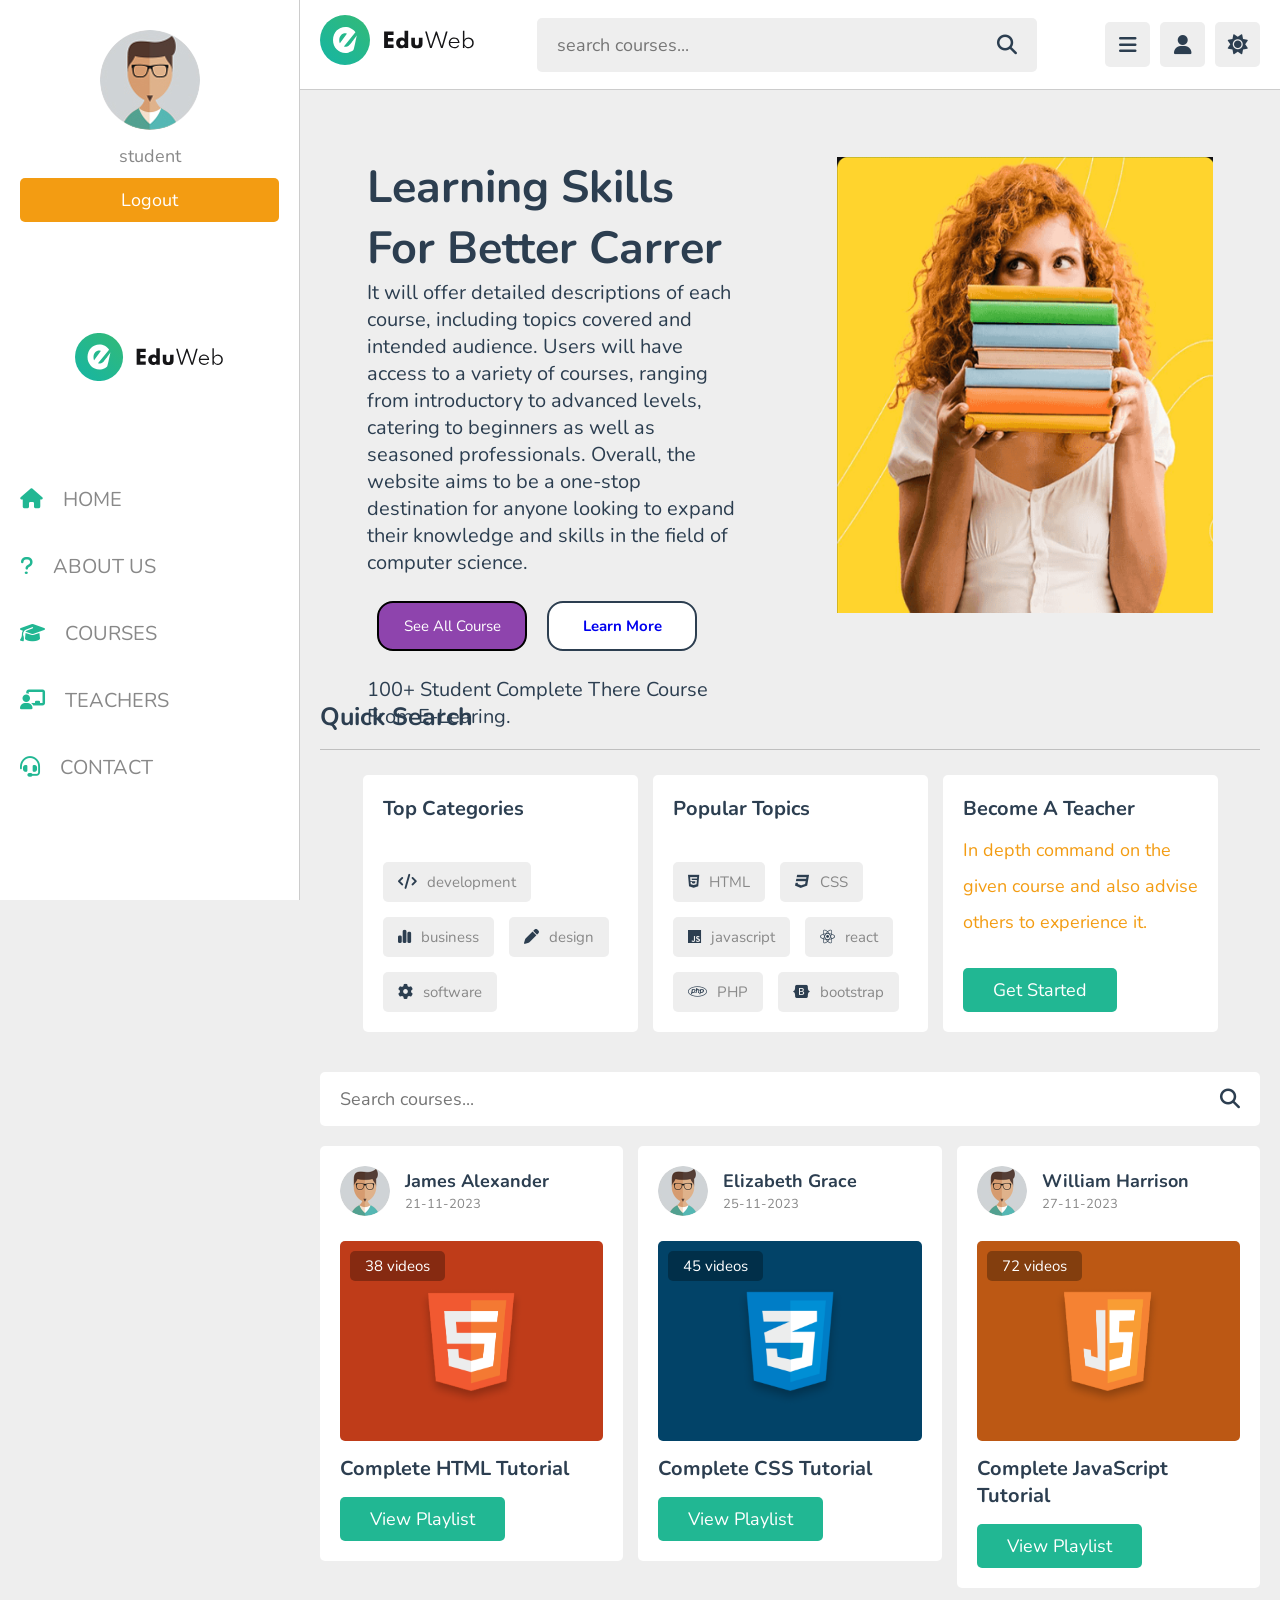
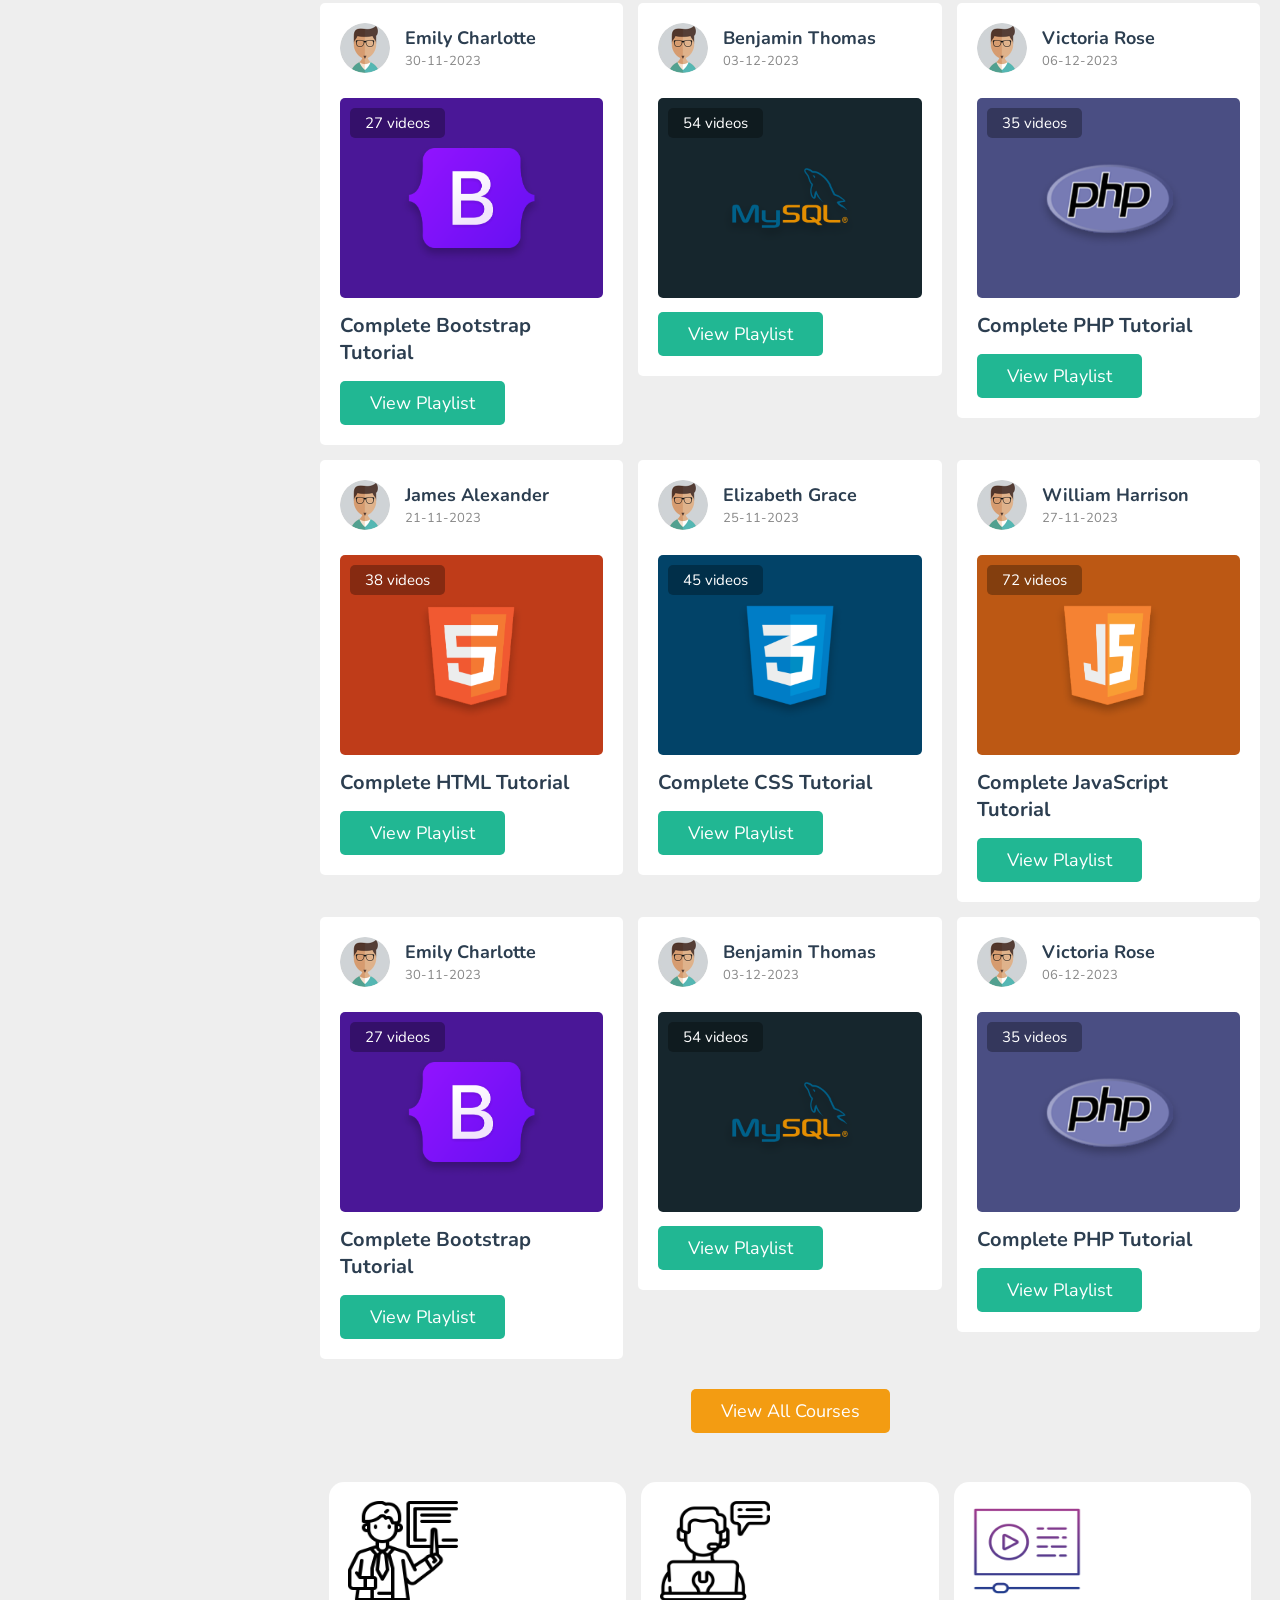
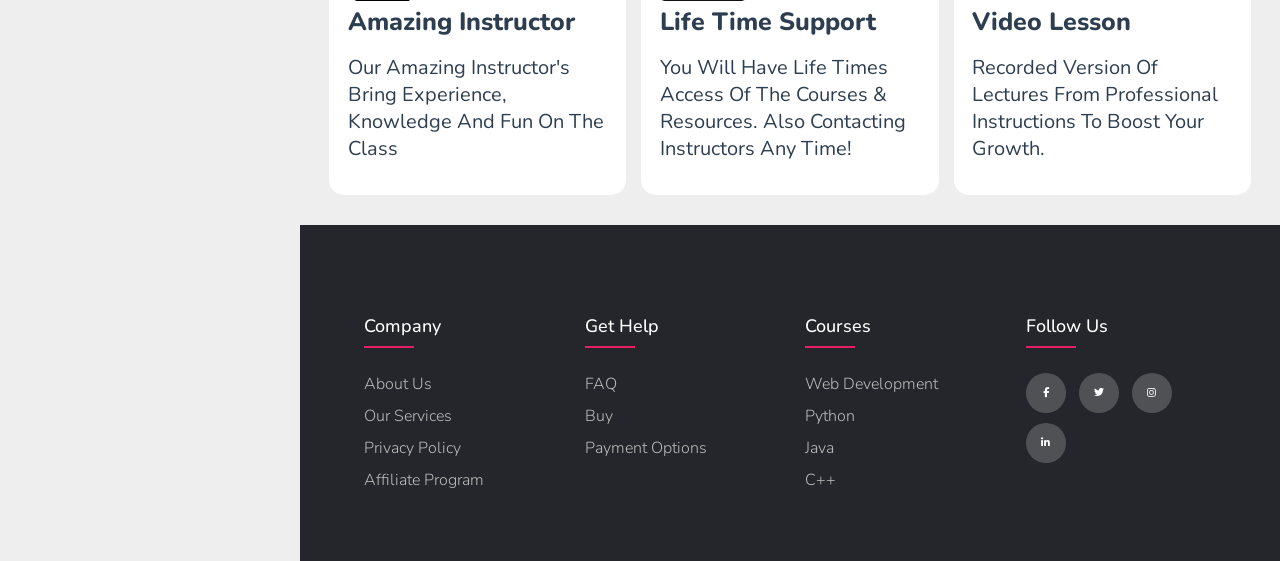
<file: index.html>
<!DOCTYPE html>
<html lang="en">
<head>
   <meta charset="UTF-8">
   <meta http-equiv="X-UA-Compatible" content="IE=edge">
   <meta name="viewport" content="width=device-width, initial-scale=1.0">
   <title>Home</title>
     <link rel="icon" href="images/logo-light.svg">
   <!-- font awesome cdn link  -->
   <link rel="stylesheet" href="https://cdnjs.cloudflare.com/ajax/libs/font-awesome/6.1.2/css/all.min.css">

   <!-- custom css file link  -->
   <link rel="stylesheet" href="css/style.css">
   <link rel="stylesheet" href="css/footer-style.css">
   <link rel="stylesheet" href="css/stylesheet.css">

</head>
<body>

<header class="header">
   
   <section class="flex">
   <a href="index.html" class="logo">
        <img src="images/logo.svg"  alt="EduWeb logo">
      </a>

      <!-- <a href="index.php" class="logo">TechRank</a> -->

      <form action="search.html" method="post" class="search-form">
         <input type="text" name="search_box" required placeholder="search courses..." maxlength="100">
         <button type="submit" class="fas fa-search"></button>
      </form>

      <div class="icons">
         <div id="menu-btn" class="fas fa-bars"></div>
         <div id="user-btn" class="fas fa-user"></div>
         <div id="toggle-btn" class="fas fa-sun"></div>
      </div>

      <div class="profile">
         <!-- <img src="images/pic-1.jpg" class="image" alt="">
         <h3 class="name">Abhishek Yadav</h3>
         <p class="role">studen</p>
         <a href="profile.php" class="btn">view profile</a> -->
         
         <!-- <div class="flex-btn">
            <a href="login.php" class="option-btn">login</a>
            <a href="register.php" class="option-btn">register</a>
         </div> -->
                  <img src='images/pic-1.jpg' class='image'>
                  <p class='role'>student</p>
                  <a href='profile.html' class='btn'>view profile</a>
                  <div class='flex-btn'>
                     <a href='logout.html' class='option-btn'>logout</a>
                  </div>

                  <div class='flex-btn'>
                     <a href='login.html' class='option-btn'>login</a>
                     <a href='register.html' class='option-btn'>register</a>
                  </div>

      </div>

   </section>

</header>   

<div class="side-bar">

   <div id="close-btn">
      <i class="fas fa-times"></i>
   </div>

      <div class='profile'>
      <img src='images/pic-1.jpg' class='image'>
      <p class='role'>student</p>
      <div class='flex-btn'>
         <a href='logout.html' class='option-btn'>logout</a>
      </div>
      </div>
   
      <div class='profile'>
         <img src='images/logo.svg' class='image-logo'>
      </div>

   <nav class="navbar">
      <a href="index.html"><i class="fas fa-home"></i><span> HOME</span></a>
      <a href="about.html"><i class="fas fa-question"></i><span>  ABOUT US</span></a>
      <a href="courses.html"><i class="fas fa-graduation-cap"></i><span> COURSES</span></a>
      <a href="teachers.html"><i class="fas fa-chalkboard-user"></i><span> TEACHERS</span></a>
      <a href="contact.html"><i class="fas fa-headset"></i><span> CONTACT</span></a>
   </nav>

</div>

<!------------------------------------------ home start ----------------------------- -->

<section class="hero">
   <div class="hero-container">
      <div class="left-hero">
         
         <h1>Learning Skills For <span>Better Carrer</span></h1>
         <p>It will offer detailed descriptions of each course, including topics covered and intended audience. Users will have access to a variety of courses, ranging from introductory to advanced levels, catering to beginners as well as seasoned professionals. Overall, the website aims to be a one-stop destination for anyone looking to expand their knowledge and skills in the field of computer science.</p>
         <div class="hero-btn">
            <a class="hero-left-btn" href="#">See All Course</a>
            <a class="hero-right-btn" href="#">Learn More</a>
         </div>
         <p>100+ Student Complete There Course From E-Learing.</p>
       </div>
       <div class="right-hero">
         <img src="images/hero-image.PNG" alt="imgage">
       </div>
   </div>
</section>
<section class="home-grid">

   <h1 class="heading">quick search</h1>

   <div class="box-container">


      <!-- <div class="box">
         <h3 class="title">likes and comments</h3>
         <p class="likes">total likes : <span>25</span></p>
         <a href="#" class="inline-btn">view likes</a>
         <p class="likes">total comments : <span>12</span></p>
         <a href="#" class="inline-btn">view comments</a>
         <p class="likes">saved playlists : <span>4</span></p>
         <a href="#" class="inline-btn">view playlists</a>
      </div> -->

      <div class="box">
         <h3 class="title">top categories</h3>
         <div class="flex">
            <a href="#"><i class="fas fa-code"></i><span>development</span></a>
            <a href="#"><i class="fas fa-chart-simple"></i><span>business</span></a>
            <a href="#"><i class="fas fa-pen"></i><span>design</span></a>
            <!-- <a href="#"><i class="fas fa-camera"></i><span>photography</span></a> -->
            <a href="#"><i class="fas fa-cog"></i><span>software</span></a>
         </div>
      </div>

      <div class="box">
         <h3 class="title">popular topics</h3>
         <div class="flex">
            <a href="#"><i class="fab fa-html5"></i><span>HTML</span></a>
            <a href="#"><i class="fab fa-css3"></i><span>CSS</span></a>
            <a href="#"><i class="fab fa-js"></i><span>javascript</span></a>
            <a href="#"><i class="fab fa-react"></i><span>react</span></a>
            <a href="#"><i class="fab fa-php"></i><span>PHP</span></a>
            <a href="#"><i class="fab fa-bootstrap"></i><span>bootstrap</span></a>
         </div>
      </div>

      <div class="box">
         <h3 class="title">become a Teacher</h3>
         <p class="tutor" style="padding-bottom:18px;">In depth command on the given course and also advise others to experience it.
         </p>
         <a href="teachers.html " class="inline-btn">get started</a>
      </div>

   </div>

</section>


<section class="courses">

   <!-- <h1 class="heading">our courses</h1> -->
   <div class="teachers">
      <form action="" method="post" class="search-tutor">
         <input type="text" name="search_box" placeholder="Search courses..." required maxlength="100">
         <button type="submit" class="fas fa-search" name="search_tutor"></button>
      </form>
   </div>

   <div class="box-container">
               <div class='box'>
                  <div class='tutor'>
                     <img src='images/pic-1.jpg' alt='teacher-image'>
                     <div class='info'>
                        <h3> James Alexander</h3>
                        <span>21-11-2023</span>
                     </div>
                  </div>
                  <div class='thumb'>
                     <img src='images/thumb-1.png' alt='course-thumbel'>
                     <span>38 videos</span>
                  </div>
                  <h3 class='title'>Complete HTML Tutorial</h3>
                  <a href='playlist.html' class='inline-btn'>view playlist</a>
               </div>

               <div class='box'>
                  <div class='tutor'>
                     <img src='images/pic-1.jpg' alt='teacher-image'>
                     <div class='info'>
                        <h3>Elizabeth Grace</h3>
                        <span>25-11-2023</span>
                     </div>
                  </div>
                  <div class='thumb'>
                     <img src='images/thumb-2.png' alt='course-thumbel'>
                     <span>45 videos</span>
                  </div>
                  <h3 class='title'>Complete CSS Tutorial</h3>
                  <a href='playlist.html' class='inline-btn'>view playlist</a>
               </div>

               <div class='box'>
                  <div class='tutor'>
                     <img src='images/pic-1.jpg' alt='teacher-image'>
                     <div class='info'>
                        <h3>William Harrison</h3>
                        <span>27-11-2023</span>
                     </div>
                  </div>
                  <div class='thumb'>
                     <img src='images/thumb-3.png' alt='course-thumbel'>
                     <span>72 videos</span>
                  </div>
                  <h3 class='title'>Complete JavaScript Tutorial</h3>
                  <a href='playlist.html' class='inline-btn'>view playlist</a>
               </div>

               <div class='box'>
                  <div class='tutor'>
                     <img src='images/pic-1.jpg' alt='teacher-image'>
                     <div class='info'>
                        <h3>Emily Charlotte</h3>
                        <span>30-11-2023</span>
                     </div>
                  </div>
                  <div class='thumb'>
                     <img src='images/thumb-4.png' alt='course-thumbel'>
                     <span>27 videos</span>
                  </div>
                  <h3 class='title'>Complete Bootstrap Tutorial</h3>
                  <a href='playlist.html' class='inline-btn'>view playlist</a>
               </div>

               <div class='box'>
                  <div class='tutor'>
                     <img src='images/pic-1.jpg' alt='teacher-image'>
                     <div class='info'>
                        <h3>Benjamin Thomas</h3>
                        <span>03-12-2023</span>
                     </div>
                  </div>
                  <div class='thumb'>
                     <img src='images/thumb-8.png' alt='course-thumbel'>
                     <span>54 videos</span>
                  </div>
                  
                  <a href='playlist.html' class='inline-btn'>view playlist</a>
               </div>

               <div class='box'>
                  <div class='tutor'>
                     <img src='images/pic-1.jpg' alt='teacher-image'>
                     <div class='info'>
                        <h3>Victoria Rose</h3>
                        <span>06-12-2023</span>
                     </div>
                  </div>
                  <div class='thumb'>
                     <img src='images/thumb-7.png' alt='course-thumbel'>
                     <span>35 videos</span>
                  </div>
                  <h3 class='title'>Complete PHP Tutorial</h3>
                  <a href='playlist.html' class='inline-btn'>view playlist</a>
               </div>
                    <div class='box'>
                  <div class='tutor'>
                     <img src='images/pic-1.jpg' alt='teacher-image'>
                     <div class='info'>
                        <h3> James Alexander</h3>
                        <span>21-11-2023</span>
                     </div>
                  </div>
                  <div class='thumb'>
                     <img src='images/thumb-1.png' alt='course-thumbel'>
                     <span>38 videos</span>
                  </div>
                  <h3 class='title'>Complete HTML Tutorial</h3>
                  <a href='playlist.html' class='inline-btn'>view playlist</a>
               </div>

               <div class='box'>
                  <div class='tutor'>
                     <img src='images/pic-1.jpg' alt='teacher-image'>
                     <div class='info'>
                        <h3>Elizabeth Grace</h3>
                        <span>25-11-2023</span>
                     </div>
                  </div>
                  <div class='thumb'>
                     <img src='images/thumb-2.png' alt='course-thumbel'>
                     <span>45 videos</span>
                  </div>
                  <h3 class='title'>Complete CSS Tutorial</h3>
                  <a href='playlist.html' class='inline-btn'>view playlist</a>
               </div>

               <div class='box'>
                  <div class='tutor'>
                     <img src='images/pic-1.jpg' alt='teacher-image'>
                     <div class='info'>
                        <h3>William Harrison</h3>
                        <span>27-11-2023</span>
                     </div>
                  </div>
                  <div class='thumb'>
                     <img src='images/thumb-3.png' alt='course-thumbel'>
                     <span>72 videos</span>
                  </div>
                  <h3 class='title'>Complete JavaScript Tutorial</h3>
                  <a href='playlist.html' class='inline-btn'>view playlist</a>
               </div>

               <div class='box'>
                  <div class='tutor'>
                     <img src='images/pic-1.jpg' alt='teacher-image'>
                     <div class='info'>
                        <h3>Emily Charlotte</h3>
                        <span>30-11-2023</span>
                     </div>
                  </div>
                  <div class='thumb'>
                     <img src='images/thumb-4.png' alt='course-thumbel'>
                     <span>27 videos</span>
                  </div>
                  <h3 class='title'>Complete Bootstrap Tutorial</h3>
                  <a href='playlist.html' class='inline-btn'>view playlist</a>
               </div>

               <div class='box'>
                  <div class='tutor'>
                     <img src='images/pic-1.jpg' alt='teacher-image'>
                     <div class='info'>
                        <h3>Benjamin Thomas</h3>
                        <span>03-12-2023</span>
                     </div>
                  </div>
                  <div class='thumb'>
                     <img src='images/thumb-8.png' alt='course-thumbel'>
                     <span>54 videos</span>
                  </div>
                  
                  <a href='playlist.html' class='inline-btn'>view playlist</a>
               </div>

               <div class='box'>
                  <div class='tutor'>
                     <img src='images/pic-1.jpg' alt='teacher-image'>
                     <div class='info'>
                        <h3>Victoria Rose</h3>
                        <span>06-12-2023</span>
                     </div>
                  </div>
                  <div class='thumb'>
                     <img src='images/thumb-7.png' alt='course-thumbel'>
                     <span>35 videos</span>
                  </div>
                  <h3 class='title'>Complete PHP Tutorial</h3>
                  <a href='playlist.html' class='inline-btn'>view playlist</a>
               </div>
   </div>

   <div class="more-btn">
      <a href="courses.html" class="inline-option-btn">view all courses</a>
   </div>

</section>

<section class="info-part">
   <div class="info-container">
      <div class="info-box">
        <img src="images/instructor.png" alt="">
        <h3>Amazing Instructor</h3>
        <p>Our Amazing Instructor's Bring Experience, Knowledge And Fun On The Class</p>
      </div>
      <div class="info-box">
        <img src="images/technical-support.png" alt="">
        <h3>Life Time Support</h3>
        <p>You Will Have Life Times Access Of The Courses & Resources. Also Contacting Instructors Any Time!</p>
      </div>
      <div class="info-box">
        <img src="images/video-player.png" alt="">
        <h3>Video Lesson</h3>
        <p>Recorded Version Of Lectures From Professional Instructions To Boost Your Growth.</p>
      </div>
   </div>
   
</section>
<!-- <section class="last-section">
   <div class="last-section-container" style="width: 100%; height: auto; background-color: var(--white); padding: 2.5% 5%; display: flex; flex-direction: row; border-radius: 16px;">
      <div class="last-container-left" style="width: 60%; height: 100%;">
         <h2 style="font-size: 4rem; color: var(--black);">Are You Ready To Start Your <span>Online Course?</span></h2>
      </div>
      <div class="last-container-right" style="width: 40%; height: 100%; border: 1px solid;">
         <div class="fifth-right-container"></div>
      </div>
   </div>
</section> -->

<!-- footer section start -->

<footer class="footer-main">
   <div class="footer-container">
    <div class="row">
      <div class="footer-col">
        <h4>company</h4>
        <ul>
          <li><a href="#">about us</a></li>
          <li><a href="#">our services</a></li>
          <li><a href="#">privacy policy</a></li>
          <li><a href="#">affiliate program</a></li>
        </ul>
      </div>
      <div class="footer-col">
        <h4>get help</h4>
        <ul>
          <li><a href="#">FAQ</a></li>
          <li><a href="#">Buy</a></li>
          <li><a href="#">payment options</a></li>
        </ul>
      </div>
      <div class="footer-col">
        <h4>Courses</h4>
        <ul>
          <li><a href="#">Web Development</a></li>
          <li><a href="#">Python</a></li>
          <li><a href="#">Java</a></li>
          <li><a href="#">C++</a></li>
        </ul>
      </div>
      <div class="footer-col">
        <h4>follow us</h4>
        <div class="social-links">
          <a href="#"><i class="fab fa-facebook-f"></i></a>
          <a href="#"><i class="fab fa-twitter"></i></a>
          <a href="#"><i class="fab fa-instagram"></i></a>
          <a href="#"><i class="fab fa-linkedin-in"></i></a>
        </div>
      </div>
    </div>
   </div>
 </footer>

<!-- custom js file link  -->
<script src="js/script.js"></script>

   
</body>
</html>
</file>
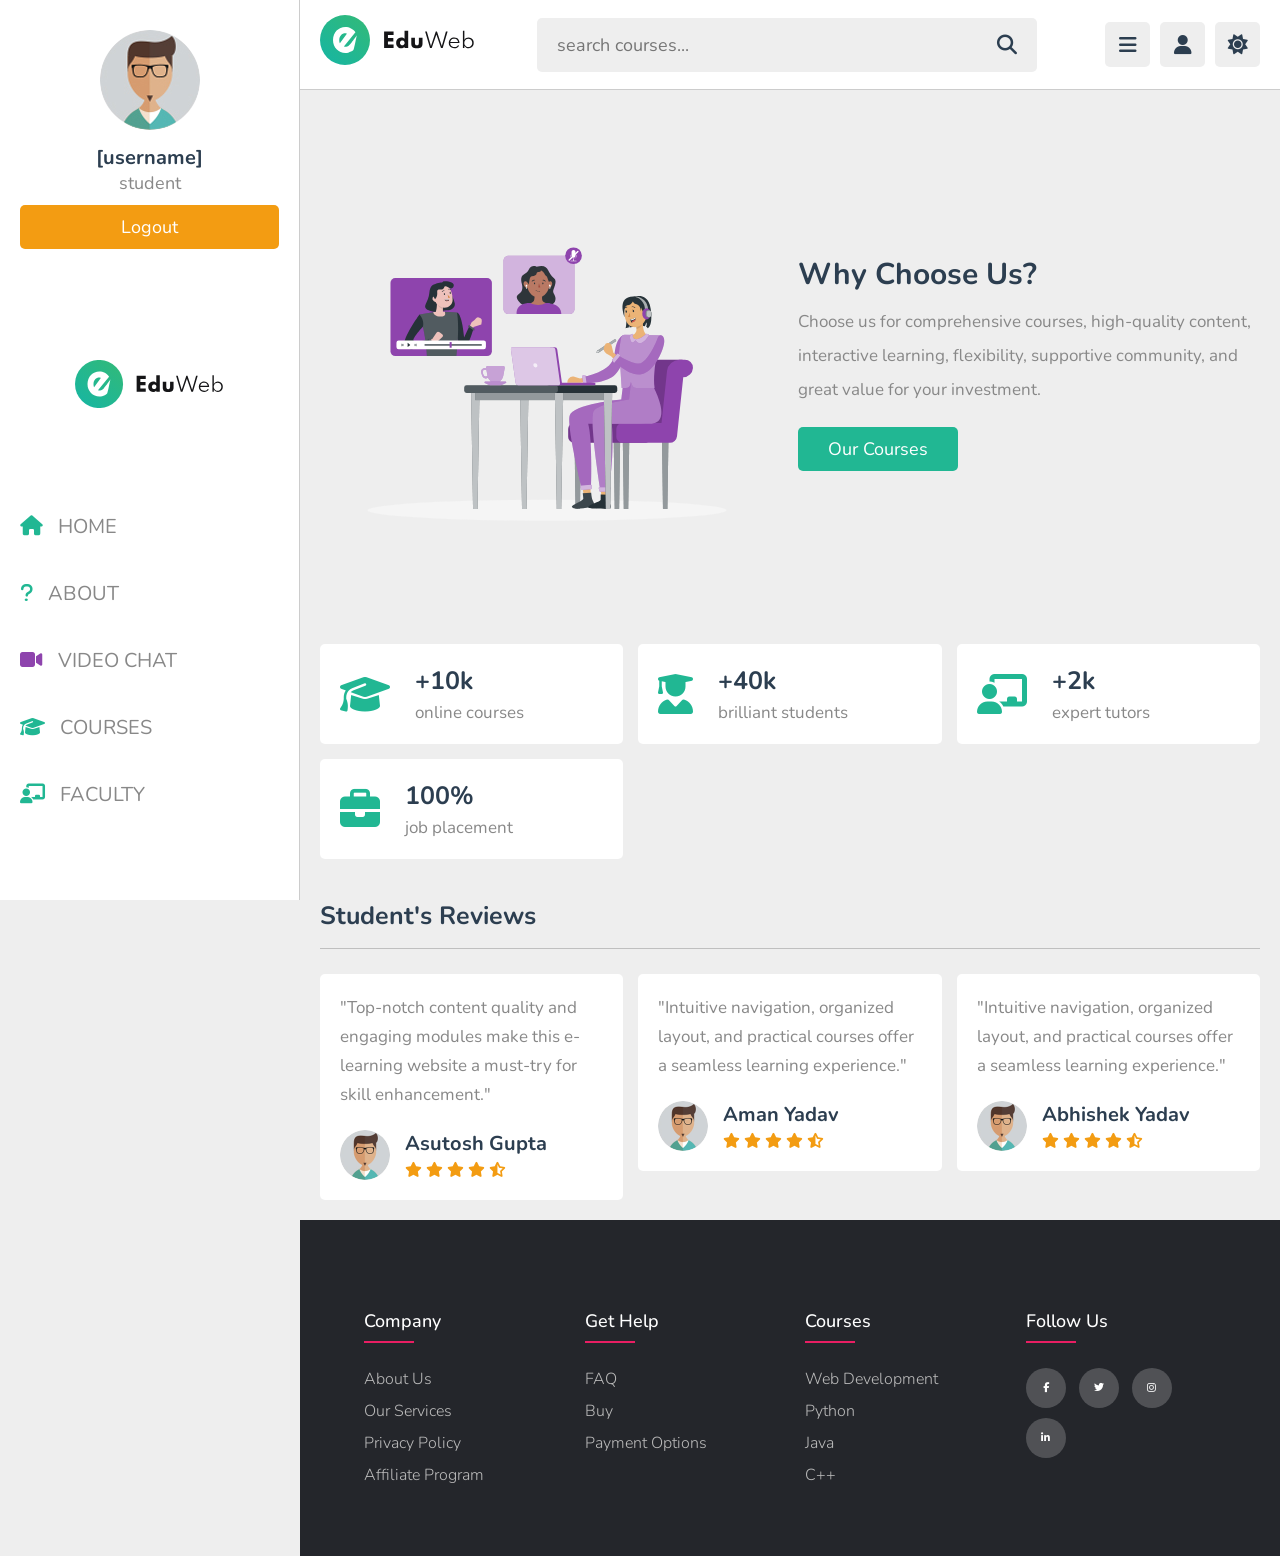
<file: about.html>
<!DOCTYPE html>
<html lang="en">
<head>
   <meta charset="UTF-8">
   <meta http-equiv="X-UA-Compatible" content="IE=edge">
   <meta name="viewport" content="width=device-width, initial-scale=1.0">
   <title>About us</title>
   <link rel="icon" href="images/logo-light.svg">

   <!-- font awesome cdn link  -->
   <link rel="stylesheet" href="https://cdnjs.cloudflare.com/ajax/libs/font-awesome/6.1.2/css/all.min.css">

   <!-- custom css file link  -->
   <link rel="stylesheet" href="css/style.css">
   <link rel="stylesheet" href="css/footer-style.css">
   <link rel="stylesheet" href="css/stylesheet.css">

</head>
<body>

<header class="header">
   
   <section class="flex">

      <a href="index.html" class="logo"> <img src="images/logo.svg"  alt="EduWeb logo"> </a>


      <form action="search.html" method="post" class="search-form">
         <input type="text" name="search_box" required placeholder="search courses..." maxlength="100">
         <button type="submit" class="fas fa-search"></button>
      </form>

      <div class="icons">
         <div id="menu-btn" class="fas fa-bars"></div>
         <div id="search-btn" class="fas fa-search"></div>
         <div id="user-btn" class="fas fa-user"></div>
         <div id="toggle-btn" class="fas fa-sun"></div>
      </div>

      <div class="profile">
         <!-- <img src="images/pic-1.jpg" class="image" alt="">
         <h3 class="name">Abhishek Yadav</h3>
         <p class="role">studen</p>
         <a href="profile.php" class="btn">view profile</a> -->
         
         <!-- <div class="flex-btn">
            <a href="login.php" class="option-btn">login</a>
            <a href="register.php" class="option-btn">register</a>
         </div> -->

                  <img src='images/pic-1.jpg' class='image'>
                  <h3 class='name'>$_SESSION[username]</h3>
                  <p class='role'>student</p>
                  <a href='profile.html' class='btn'>view profile</a>
                  <div class='flex-btn'>
                     <a href='logout.html' class='option-btn'>logout</a>
                  </div>
                  <div class='flex-btn'>
                     <a href='login.html' class='option-btn'>login</a>
                     <a href='register.html' class='option-btn'>register</a>
                  </div>

      </div>

   </section>

</header>   

<div class="side-bar">

   <div id="close-btn">
      <i class="fas fa-times"></i>
   </div>
      <div class='profile'>
      <img src='images/pic-1.jpg' class='image'>
      <h3 class='name'>[username]</h3>
      <p class='role'>student</p>
      <div class='flex-btn'>
         <a href='logout.html' class='option-btn'>logout</a>
      </div>
      </div>
      <div class='profile'>
         <img src='images/logo.svg' class='image-logo'>
      </div>
   <nav class="navbar">
      <a href="index.html"><i class="fas fa-home"></i><span>HOME</span></a>
      <a href='about.html'><i class='fas fa-question'></i><span>ABOUT</span></a>

      <a href='video.html'><i class='fa-solid fa-video' style='color: #8e44ad;'></i><span>VIDEO CHAT</span></a>
   

      <a href="courses.html"><i class="fas fa-graduation-cap"></i><span>COURSES</span></a>
      <a href="teachers.html"><i class="fas fa-chalkboard-user"></i><span>FACULTY</span></a>
   </nav>

</div>

<section class="about">

   <div class="row">

      <div class="image">
         <img src="images/about-img.svg" alt="">
      </div>

      <div class="content">
         <h3>why choose us?</h3>
         <p>Choose us for comprehensive courses, high-quality content, interactive learning, flexibility, supportive community, and great value for your investment.</p>
         <a href="courses.html" class="inline-btn">our courses</a>
      </div>

   </div>

   <div class="box-container">

      <div class="box">
         <i class="fas fa-graduation-cap"></i>
         <div>
            <h3>+10k</h3>
            <p>online courses</p>
         </div>
      </div>

      <div class="box">
         <i class="fas fa-user-graduate"></i>
         <div>
            <h3>+40k</h3>
            <p>brilliant students</p>
         </div>
      </div>

      <div class="box">
         <i class="fas fa-chalkboard-user"></i>
         <div>
            <h3>+2k</h3>
            <p>expert tutors</p>
         </div>
      </div>

      <div class="box">
         <i class="fas fa-briefcase"></i>
         <div>
            <h3>100%</h3>
            <p>job placement</p>
         </div>
      </div>

   </div>

</section> 

<section class="reviews">

   <h1 class="heading">student's reviews</h1>

   <div class="box-container">

      <div class="box">
         <p> "Top-notch content quality and engaging modules make this e-learning website a must-try for skill enhancement."
         </p>
         <div class="student">
            <img src="images/pic-1.jpg" alt="">
            <div>
               <h3>Asutosh Gupta</h3>
               <div class="stars">
                  <i class="fas fa-star"></i>
                  <i class="fas fa-star"></i>
                  <i class="fas fa-star"></i>
                  <i class="fas fa-star"></i>
                  <i class="fas fa-star-half-alt"></i>
               </div>
            </div>
         </div>
      </div>

      <div class="box">
         <p>"Intuitive navigation, organized layout, and practical courses offer a seamless learning experience."
         </p>
         <div class="student">
            <img src="images/pic-1.jpg" alt="">
            <div>
               <h3>Aman Yadav</h3>
               <div class="stars">
                  <i class="fas fa-star"></i>
                  <i class="fas fa-star"></i>
                  <i class="fas fa-star"></i>
                  <i class="fas fa-star"></i>
                  <i class="fas fa-star-half-alt"></i>
               </div>
            </div>
         </div>
      </div>

      <div class="box">
         <p>"Intuitive navigation, organized layout, and practical courses offer a seamless learning experience."</p>
         <div class="student">
            <img src="images/pic-1.jpg" alt="">
            <div>
               <h3>Abhishek Yadav</h3>
               <div class="stars">
                  <i class="fas fa-star"></i>
                  <i class="fas fa-star"></i>
                  <i class="fas fa-star"></i>
                  <i class="fas fa-star"></i>
                  <i class="fas fa-star-half-alt"></i>
               </div>
            </div>
         </div>
      </div>



   </div>

</section>













<!-- footer section start -->
<footer class="footer-main">
   <div class="footer-container">
    <div class="row">
      <div class="footer-col">
        <h4>company</h4>
        <ul>
          <li><a href="#">about us</a></li>
          <li><a href="#">our services</a></li>
          <li><a href="#">privacy policy</a></li>
          <li><a href="#">affiliate program</a></li>
        </ul>
      </div>
      <div class="footer-col">
        <h4>get help</h4>
        <ul>
          <li><a href="#">FAQ</a></li>
          <li><a href="#">Buy</a></li>
          <li><a href="#">payment options</a></li>
        </ul>
      </div>
      <div class="footer-col">
        <h4>Courses</h4>
        <ul>
          <li><a href="#">Web Development</a></li>
          <li><a href="#">Python</a></li>
          <li><a href="#">Java</a></li>
          <li><a href="#">C++</a></li>
        </ul>
      </div>
      <div class="footer-col">
        <h4>follow us</h4>
        <div class="social-links">
          <a href="#"><i class="fab fa-facebook-f"></i></a>
          <a href="#"><i class="fab fa-twitter"></i></a>
          <a href="#"><i class="fab fa-instagram"></i></a>
          <a href="#"><i class="fab fa-linkedin-in"></i></a>
        </div>
      </div>
    </div>
   </div>
 </footer>

<!-- custom js file link  -->
<script src="js/script.js"></script>

   
</body>
</html>
</file>
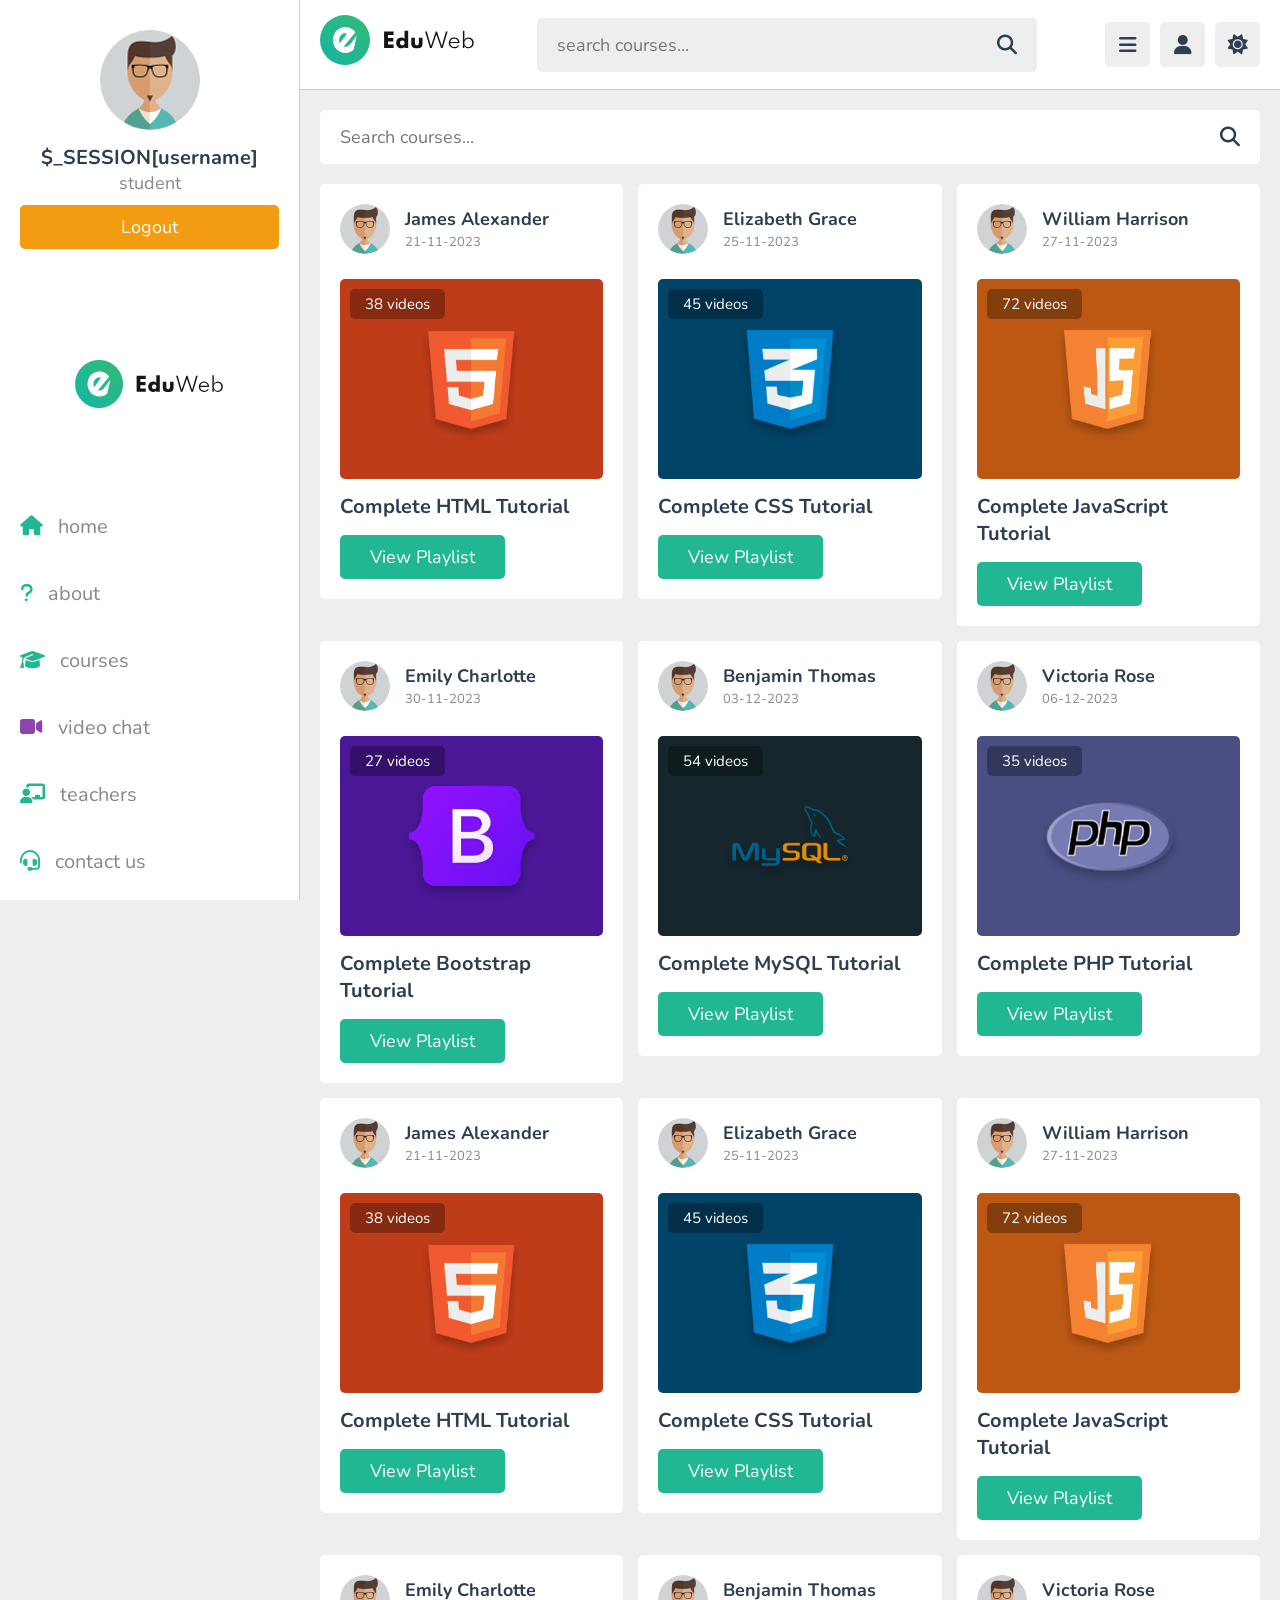
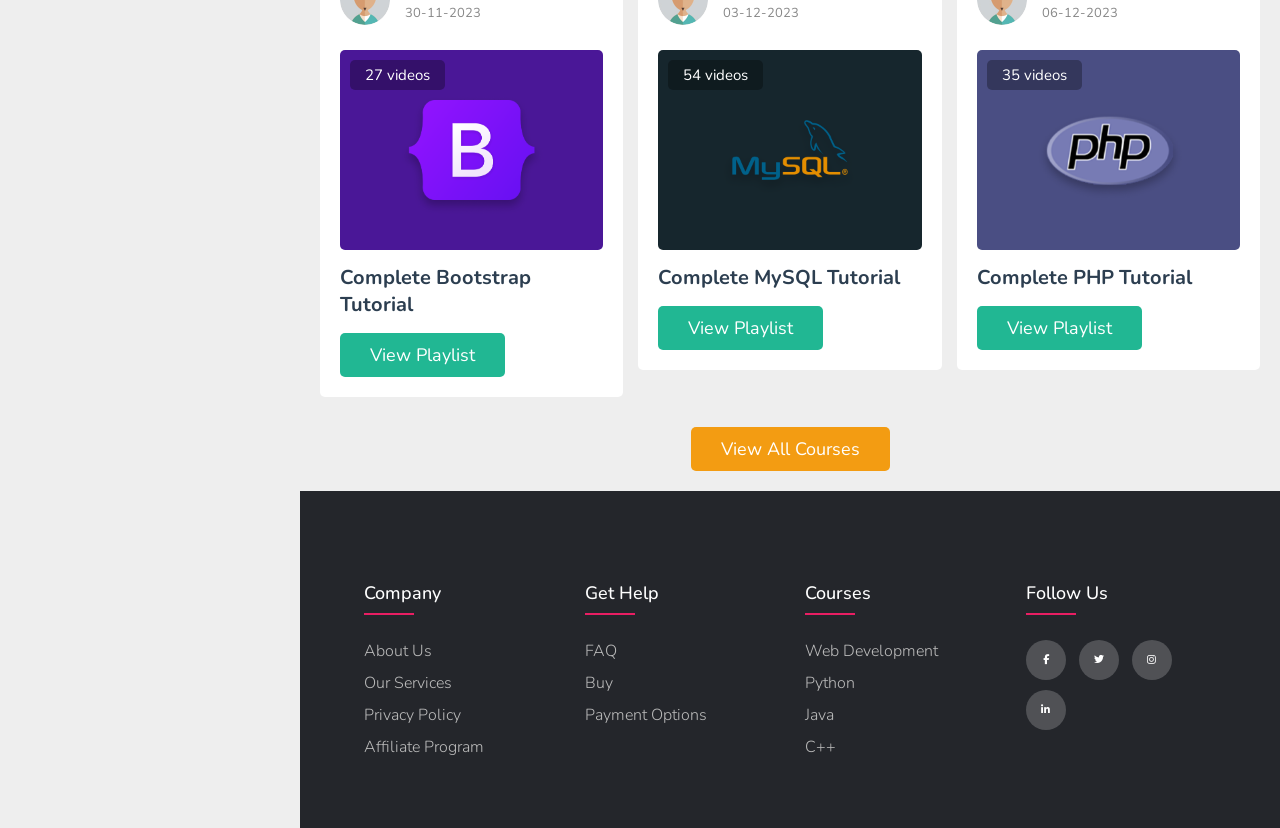
<file: courses.html>
<!DOCTYPE html>
<html lang="en">
<head>
   <meta charset="UTF-8">
   <meta http-equiv="X-UA-Compatible" content="IE=edge">
   <meta name="viewport" content="width=device-width, initial-scale=1.0">
   <title>Courses</title>
   <link rel="icon" href="images/logo-light.svg">

   <!-- font awesome cdn link  -->
   <link rel="stylesheet" href="https://cdnjs.cloudflare.com/ajax/libs/font-awesome/6.1.2/css/all.min.css">

   <!-- custom css file link  -->
   <link rel="stylesheet" href="css/style.css">
   <link rel="stylesheet" href="css/footer-style.css">
   <link rel="stylesheet" href="css/stylesheet.css">

</head>
<body>

<header class="header">
   
   <section class="flex">

   <a href="index.html" class="logo"><img src="images/logo.svg"  alt="EduWeb logo"></a>


      <form action="search.html" method="post" class="search-form">
         <input type="text" name="search_box" required placeholder="search courses..." maxlength="100">
         <button type="submit" class="fas fa-search"></button>
      </form>

      <div class="icons">
         <div id="menu-btn" class="fas fa-bars"></div>
         <div id="search-btn" class="fas fa-search"></div>
         <div id="user-btn" class="fas fa-user"></div>
         <div id="toggle-btn" class="fas fa-sun"></div>
      </div>

      <div class="profile">
         <!-- <img src="images/pic-1.jpg" class="image" alt="">
         <h3 class="name">Abhishek Yadav</h3>
         <p class="role">studen</p>
         <a href="profile.php" class="btn">view profile</a> -->
         
         <!-- <div class="flex-btn">
            <a href="login.php" class="option-btn">login</a>
            <a href="register.php" class="option-btn">register</a>
         </div> -->

                  <img src='images/pic-1.jpg' class='image'>
                  <h3 class='name'>$_SESSION[username]</h3>
                  <p class='role'>student</p>
                  <a href='profile.html' class='btn'>view profile</a>
                  <div class='flex-btn'>
                     <a href='logout.html' class='option-btn'>logout</a>
                  </div>
                  <div class='flex-btn'>
                     <a href='login.html' class='option-btn'>login</a>
                     <a href='register.html' class='option-btn'>register</a>
                  </div>

      </div>

   </section>

</header>   

<div class="side-bar">

   <div id="close-btn">
      <i class="fas fa-times"></i>
   </div>

      <div class='profile'>
      <img src='images/pic-1.jpg' class='image'>
      <h3 class='name'>$_SESSION[username]</h3>
      <p class='role'>student</p>
      <div class='flex-btn'>
         <a href='logout.html' class='option-btn'>logout</a>
      </div>
      </div>

         <div class='profile'>
         <img src='images/logo.svg' class='image-logo'>
      </div>

   <nav class="navbar">
      <a href="index.html"><i class="fas fa-home"></i><span>home</span></a>
      <a href='about.html'><i class='fas fa-question'></i><span>about</span></a>

      <a href="courses.html"><i class="fas fa-graduation-cap"></i><span>courses</span></a>
      <a href='video.html'><i class='fa-solid fa-video' style='color: #8e44ad;'></i><span>video chat</span></a>

      <a href="teachers.html"><i class="fas fa-chalkboard-user"></i><span>teachers</span></a>
      <a href="contact.html"><i class="fas fa-headset"></i><span>contact us</span></a>
   </nav>

</div>


<section class="courses">

   <!-- <h1 class="heading">our courses</h1> -->
   <div class="teachers">
      <form action="" method="post" class="search-tutor">
         <input type="text" name="search_box" placeholder="Search courses..." required maxlength="100">
         <button type="submit" class="fas fa-search" name="search_tutor"></button>
      </form>
   </div>

   <div class="box-container">

               <div class='box'>
                  <div class='tutor'>
                     <img src='images/pic-1.jpg' alt='teacher-image'>
                     <div class='info'>
                        <h3> James Alexander</h3>
                        <span>21-11-2023</span>
                     </div>
                  </div>
                  <div class='thumb'>
                     <img src='images/thumb-1.png' alt='course-thumbel'>
                     <span>38 videos</span>
                  </div>
                  <h3 class='title'>Complete HTML Tutorial</h3>
                  <a href='playlist.html' class='inline-btn'>view playlist</a>
               </div>

               <div class='box'>
                  <div class='tutor'>
                     <img src='images/pic-1.jpg' alt='teacher-image'>
                     <div class='info'>
                        <h3>Elizabeth Grace</h3>
                        <span>25-11-2023</span>
                     </div>
                  </div>
                  <div class='thumb'>
                     <img src='images/thumb-2.png' alt='course-thumbel'>
                     <span>45 videos</span>
                  </div>
                  <h3 class='title'>Complete CSS Tutorial</h3>
                  <a href='playlist.html' class='inline-btn'>view playlist</a>
               </div>

               <div class='box'>
                  <div class='tutor'>
                     <img src='images/pic-1.jpg' alt='teacher-image'>
                     <div class='info'>
                        <h3>William Harrison</h3>
                        <span>27-11-2023</span>
                     </div>
                  </div>
                  <div class='thumb'>
                     <img src='images/thumb-3.png' alt='course-thumbel'>
                     <span>72 videos</span>
                  </div>
                  <h3 class='title'>Complete JavaScript Tutorial</h3>
                  <a href='playlist.html' class='inline-btn'>view playlist</a>
               </div>

               <div class='box'>
                  <div class='tutor'>
                     <img src='images/pic-1.jpg' alt='teacher-image'>
                     <div class='info'>
                        <h3>Emily Charlotte</h3>
                        <span>30-11-2023</span>
                     </div>
                  </div>
                  <div class='thumb'>
                     <img src='images/thumb-4.png' alt='course-thumbel'>
                     <span>27 videos</span>
                  </div>
                  <h3 class='title'>Complete Bootstrap Tutorial</h3>
                  <a href='playlist.html' class='inline-btn'>view playlist</a>
               </div>

               <div class='box'>
                  <div class='tutor'>
                     <img src='images/pic-1.jpg' alt='teacher-image'>
                     <div class='info'>
                        <h3>Benjamin Thomas</h3>
                        <span>03-12-2023</span>
                     </div>
                  </div>
                  <div class='thumb'>
                     <img src='images/thumb-8.png' alt='course-thumbel'>
                     <span>54 videos</span>
                  </div>
                  <h3 class='title'>Complete MySQL Tutorial</h3>
                  <a href='playlist.html' class='inline-btn'>view playlist</a>
               </div>

               <div class='box'>
                  <div class='tutor'>
                     <img src='images/pic-1.jpg' alt='teacher-image'>
                     <div class='info'>
                        <h3>Victoria Rose</h3>
                        <span>06-12-2023</span>
                     </div>
                  </div>
                  <div class='thumb'>
                     <img src='images/thumb-7.png' alt='course-thumbel'>
                     <span>35 videos</span>
                  </div>
                  <h3 class='title'>Complete PHP Tutorial</h3>
                  <a href='playlist.html' class='inline-btn'>view playlist</a>
               </div>

                    <div class='box'>
                  <div class='tutor'>
                     <img src='images/pic-1.jpg' alt='teacher-image'>
                     <div class='info'>
                        <h3> James Alexander</h3>
                        <span>21-11-2023</span>
                     </div>
                  </div>
                  <div class='thumb'>
                     <img src='images/thumb-1.png' alt='course-thumbel'>
                     <span>38 videos</span>
                  </div>
                  <h3 class='title'>Complete HTML Tutorial</h3>
                  <a href='playlist.html' class='inline-btn'>view playlist</a>
               </div>

               <div class='box'>
                  <div class='tutor'>
                     <img src='images/pic-1.jpg' alt='teacher-image'>
                     <div class='info'>
                        <h3>Elizabeth Grace</h3>
                        <span>25-11-2023</span>
                     </div>
                  </div>
                  <div class='thumb'>
                     <img src='images/thumb-2.png' alt='course-thumbel'>
                     <span>45 videos</span>
                  </div>
                  <h3 class='title'>Complete CSS Tutorial</h3>
                  <a href='playlist.html' class='inline-btn'>view playlist</a>
               </div>

               <div class='box'>
                  <div class='tutor'>
                     <img src='images/pic-1.jpg' alt='teacher-image'>
                     <div class='info'>
                        <h3>William Harrison</h3>
                        <span>27-11-2023</span>
                     </div>
                  </div>
                  <div class='thumb'>
                     <img src='images/thumb-3.png' alt='course-thumbel'>
                     <span>72 videos</span>
                  </div>
                  <h3 class='title'>Complete JavaScript Tutorial</h3>
                  <a href='playlist.html' class='inline-btn'>view playlist</a>
               </div>

               <div class='box'>
                  <div class='tutor'>
                     <img src='images/pic-1.jpg' alt='teacher-image'>
                     <div class='info'>
                        <h3>Emily Charlotte</h3>
                        <span>30-11-2023</span>
                     </div>
                  </div>
                  <div class='thumb'>
                     <img src='images/thumb-4.png' alt='course-thumbel'>
                     <span>27 videos</span>
                  </div>
                  <h3 class='title'>Complete Bootstrap Tutorial</h3>
                  <a href='playlist.html' class='inline-btn'>view playlist</a>
               </div>

               <div class='box'>
                  <div class='tutor'>
                     <img src='images/pic-1.jpg' alt='teacher-image'>
                     <div class='info'>
                        <h3>Benjamin Thomas</h3>
                        <span>03-12-2023</span>
                     </div>
                  </div>
                  <div class='thumb'>
                     <img src='images/thumb-8.png' alt='course-thumbel'>
                     <span>54 videos</span>
                  </div>
                  <h3 class='title'>Complete MySQL Tutorial</h3>
                  <a href='playlist.html' class='inline-btn'>view playlist</a>
               </div>

               <div class='box'>
                  <div class='tutor'>
                     <img src='images/pic-1.jpg' alt='teacher-image'>
                     <div class='info'>
                        <h3>Victoria Rose</h3>
                        <span>06-12-2023</span>
                     </div>
                  </div>
                  <div class='thumb'>
                     <img src='images/thumb-7.png' alt='course-thumbel'>
                     <span>35 videos</span>
                  </div>
                  <h3 class='title'>Complete PHP Tutorial</h3>
                  <a href='playlist.html' class='inline-btn'>view playlist</a>
               </div>
   

   </div>

   <div class="more-btn">
      <a href="courses.html" class="inline-option-btn">view all courses</a>
   </div>

</section>














<!-- footer section start -->
<footer class="footer-main">
   <div class="footer-container">
    <div class="row">
      <div class="footer-col">
        <h4>company</h4>
        <ul>
          <li><a href="#">about us</a></li>
          <li><a href="#">our services</a></li>
          <li><a href="#">privacy policy</a></li>
          <li><a href="#">affiliate program</a></li>
        </ul>
      </div>
      <div class="footer-col">
        <h4>get help</h4>
        <ul>
          <li><a href="#">FAQ</a></li>
          <li><a href="#">Buy</a></li>
          <li><a href="#">payment options</a></li>
        </ul>
      </div>
      <div class="footer-col">
        <h4>Courses</h4>
        <ul>
          <li><a href="#">Web Development</a></li>
          <li><a href="#">Python</a></li>
          <li><a href="#">Java</a></li>
          <li><a href="#">C++</a></li>
        </ul>
      </div>
      <div class="footer-col">
        <h4>follow us</h4>
        <div class="social-links">
          <a href="#"><i class="fab fa-facebook-f"></i></a>
          <a href="#"><i class="fab fa-twitter"></i></a>
          <a href="#"><i class="fab fa-instagram"></i></a>
          <a href="#"><i class="fab fa-linkedin-in"></i></a>
        </div>
      </div>
    </div>
   </div>
 </footer>

<!-- custom js file link  -->
<script src="js/script.js"></script>

   
</body>
</html>
</file>
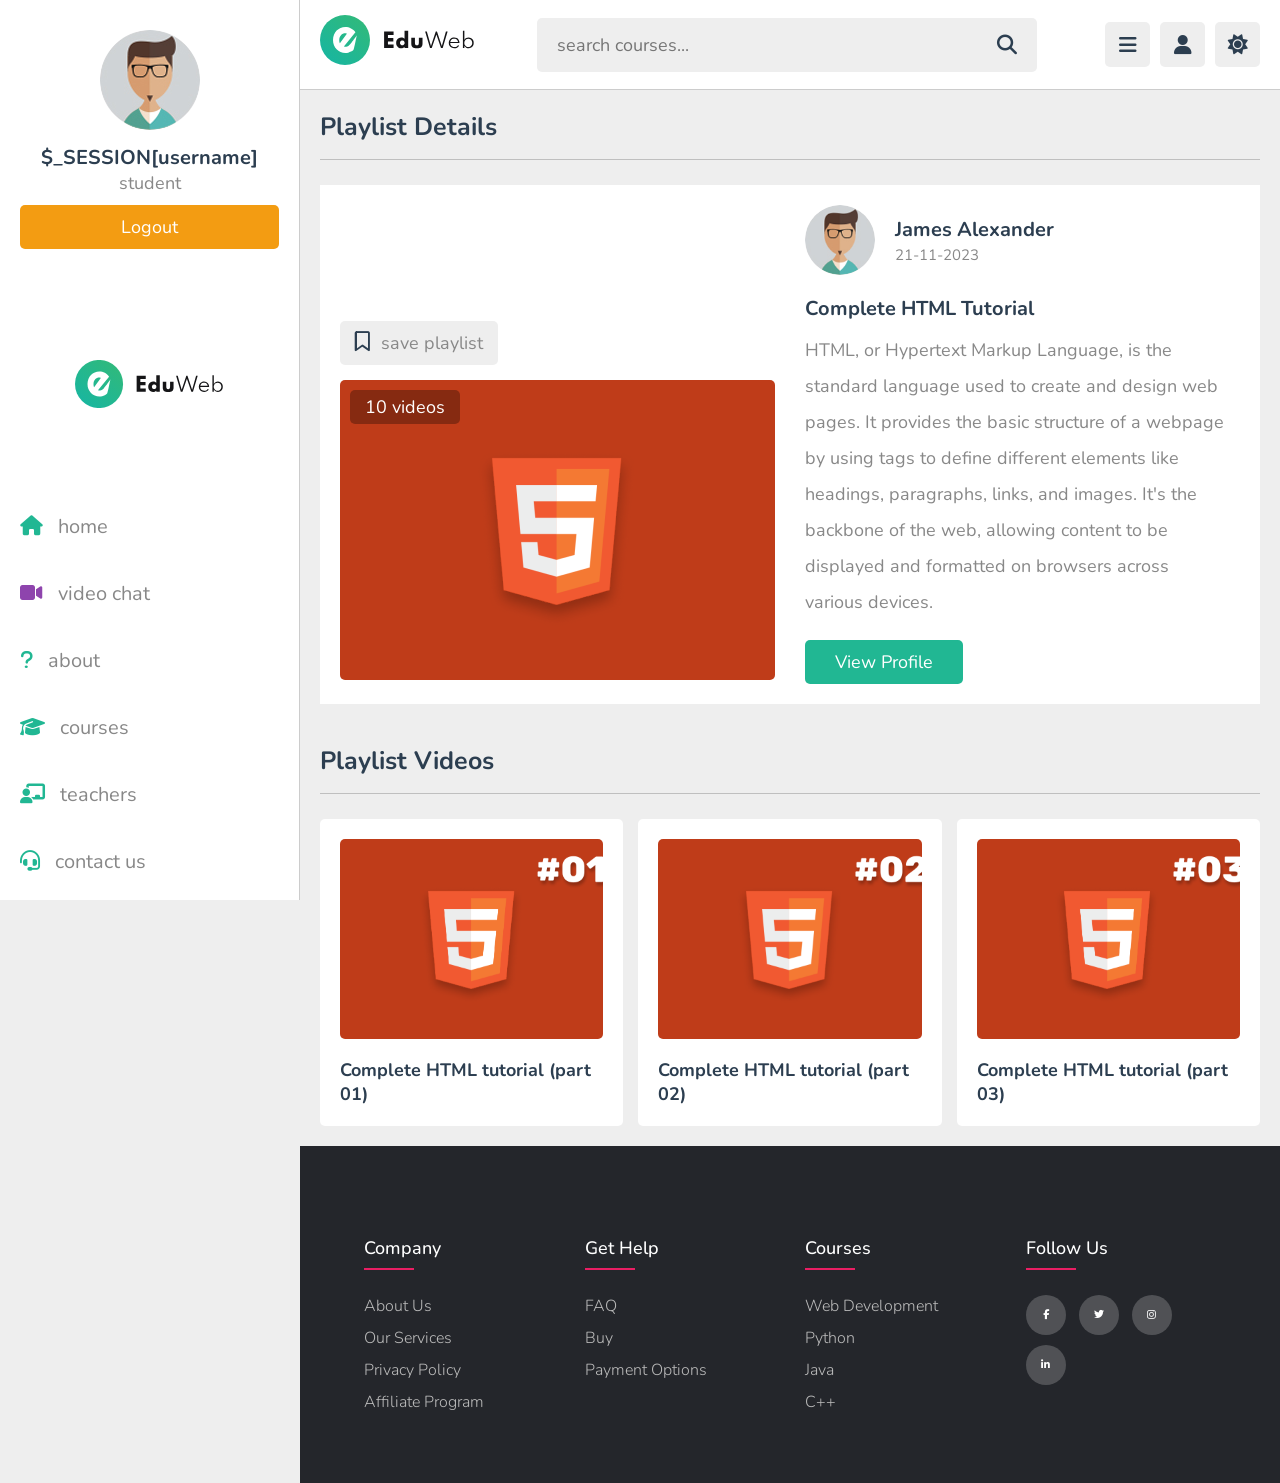
<file: playlist.html>
<!DOCTYPE html>
<html lang="en">
<head>
   <meta charset="UTF-8">
   <meta http-equiv="X-UA-Compatible" content="IE=edge">
   <meta name="viewport" content="width=device-width, initial-scale=1.0">
   <title>Video playlist</title>
   <link rel="icon" href="images/logo-light.svg">

   <!-- font awesome cdn link  -->
   <link rel="stylesheet" href="https://cdnjs.cloudflare.com/ajax/libs/font-awesome/6.1.2/css/all.min.css">

   <!-- custom css file link  -->
   <link rel="stylesheet" href="css/style.css">
   <link rel="stylesheet" href="css/footer-style.css">
   <link rel="stylesheet" href="css/stylesheet.css">

</head>
<body>

<header class="header">
   
   <section class="flex">

   <a href="index.html" class="logo"><img src="images/logo.svg"  alt="EduWeb logo"></a>


      <form action="search.html" method="post" class="search-form">
         <input type="text" name="search_box" required placeholder="search courses..." maxlength="100">
         <button type="submit" class="fas fa-search"></button>
      </form>

      <div class="icons">
         <div id="menu-btn" class="fas fa-bars"></div>
         <div id="search-btn" class="fas fa-search"></div>
         <div id="user-btn" class="fas fa-user"></div>
         <div id="toggle-btn" class="fas fa-sun"></div>
      </div>

      <div class="profile">
         <!-- <img src="images/pic-1.jpg" class="image" alt="">
         <h3 class="name">Abhishek Yadav</h3>
         <p class="role">studen</p>
         <a href="profile.php" class="btn">view profile</a> -->
         
         <!-- <div class="flex-btn">
            <a href="login.php" class="option-btn">login</a>
            <a href="register.php" class="option-btn">register</a>
         </div> -->

                  <img src='images/pic-1.jpg' class='image'>
                  <h3 class='name'>$_SESSION[username]</h3>
                  <p class='role'>student</p>
                  <a href='profile.html' class='btn'>view profile</a>
                  <div class='flex-btn'>
                     <a href='logout.html' class='option-btn'>logout</a>
                  </div>
 
                  <div class='flex-btn'>
                     <a href='login.html' class='option-btn'>login</a>
                     <a href='register.html' class='option-btn'>register</a>
                  </div>

      </div>

   </section>

</header>   

<div class="side-bar">

   <div id="close-btn">
      <i class="fas fa-times"></i>
   </div>
 

      <div class='profile'>
      <img src='images/pic-1.jpg' class='image'>
      <h3 class='name'>$_SESSION[username]</h3>
      <p class='role'>student</p>
      <div class='flex-btn'>
         <a href='logout.html' class='option-btn'>logout</a>
      </div>
      </div>

      <div class='profile'>
         <img src='images/logo.svg' class='image-logo'>
      </div>

   <nav class="navbar">
      <a href="index.html"><i class="fas fa-home"></i><span>home</span></a>
 
               <a href='video.html'><i class='fa-solid fa-video' style='color: #8e44ad;'></i><span>video chat</span></a>
    
               <a href='about.html'><i class='fas fa-question'></i><span>about</span></a>
  
      <a href="courses.html"><i class="fas fa-graduation-cap"></i><span>courses</span></a>
      <a href="teachers.html"><i class="fas fa-chalkboard-user"></i><span>teachers</span></a>
      <a href="contact.html"><i class="fas fa-headset"></i><span>contact us</span></a>
   </nav>

</div>

<!--================================= main part start ===================== -->

<section class="playlist-details">

   <h1 class="heading">playlist details</h1>

   <div class="row">

      <div class="column">
         <form action="" method="post" class="save-playlist">
            <button type="submit"><i class="far fa-bookmark"></i> <span>save playlist</span></button>
         </form>
   
         <div class="thumb">
            <img src="images/thumb-1.png" alt="">
            <span>10 videos</span>
         </div>
      </div>
      <div class="column">
         <div class="tutor">
            <img src="images/pic-1.jpg" alt="">
            <div>
               <h3>James Alexander</h3>
               <span>21-11-2023</span>
            </div>
         </div>
   
         <div class="details">
            <h3>Complete HTML tutorial</h3>
            <p>HTML, or Hypertext Markup Language, is the standard language used to create and design web pages. It provides the basic structure of a webpage by using tags to define different elements like headings, paragraphs, links, and images. It's the backbone of the web, allowing content to be displayed and formatted on browsers across various devices.</p>
            <a href="teacher_profile.html
            
            " class="inline-btn">view profile</a>
         </div>
      </div>
   </div>

</section>

<section class="playlist-videos">

   <h1 class="heading">playlist videos</h1>

   <div class="box-container">

      <a class="box" href="watch-video.html">
         <i class="fas fa-play"></i>
         <img src="images/post-1-1.png" alt="">
         <h3>Complete HTML tutorial (part 01)</h3>
      </a>

      <a class="box" href="watch-video.html">
         <i class="fas fa-play"></i>
         <img src="images/post-1-2.png" alt="">
         <h3>Complete HTML tutorial (part 02)</h3>
      </a>

      <a class="box" href="watch-video.html">
         <i class="fas fa-play"></i>
         <img src="images/post-1-3.png" alt="">
         <h3>Complete HTML tutorial (part 03)</h3>
      </a>

      

   </div>

</section>













<!-- footer section start -->
<footer class="footer-main">
   <div class="footer-container">
    <div class="row">
      <div class="footer-col">
        <h4>company</h4>
        <ul>
          <li><a href="#">about us</a></li>
          <li><a href="#">our services</a></li>
          <li><a href="#">privacy policy</a></li>
          <li><a href="#">affiliate program</a></li>
        </ul>
      </div>
      <div class="footer-col">
        <h4>get help</h4>
        <ul>
          <li><a href="#">FAQ</a></li>
          <li><a href="#">Buy</a></li>
          <li><a href="#">payment options</a></li>
        </ul>
      </div>
      <div class="footer-col">
        <h4>Courses</h4>
        <ul>
          <li><a href="#">Web Development</a></li>
          <li><a href="#">Python</a></li>
          <li><a href="#">Java</a></li>
          <li><a href="#">C++</a></li>
        </ul>
      </div>
      <div class="footer-col">
        <h4>follow us</h4>
        <div class="social-links">
          <a href="#"><i class="fab fa-facebook-f"></i></a>
          <a href="#"><i class="fab fa-twitter"></i></a>
          <a href="#"><i class="fab fa-instagram"></i></a>
          <a href="#"><i class="fab fa-linkedin-in"></i></a>
        </div>
      </div>
    </div>
   </div>
 </footer>

<!-- custom js file link  -->
<script src="js/script.js"></script>

   
</body>
</html>
</file>
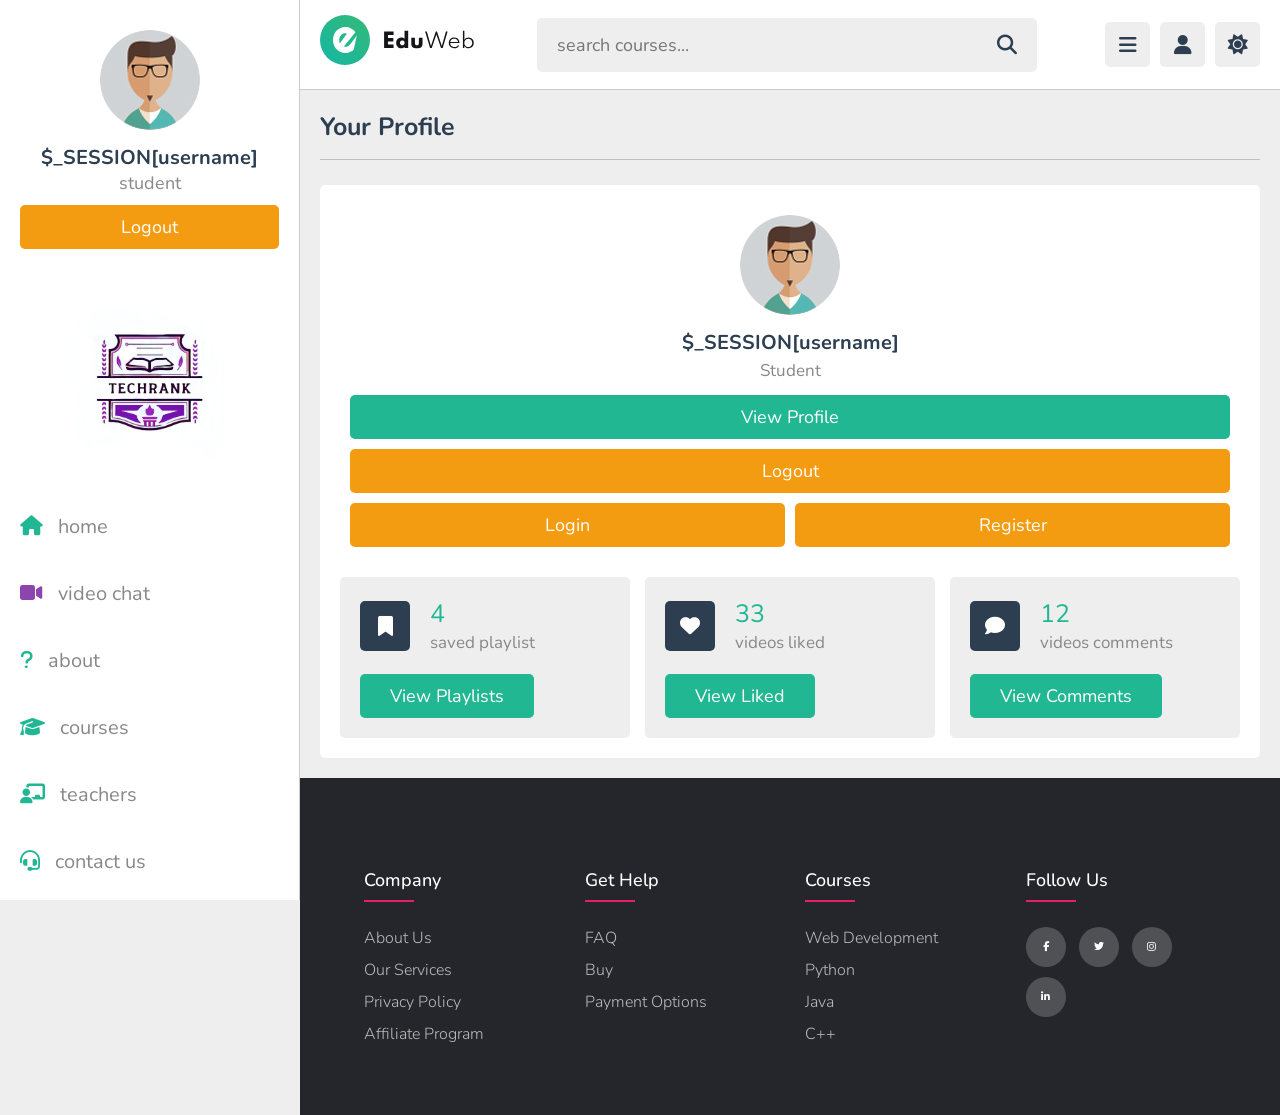
<file: profile.html>
<!DOCTYPE html>
<html lang="en">
<head>
   <meta charset="UTF-8">
   <meta http-equiv="X-UA-Compatible" content="IE=edge">
   <meta name="viewport" content="width=device-width, initial-scale=1.0">
   <title>Profile</title>
   <link rel="icon" href="images/logo-light.svg">

   <!-- font awesome cdn link  -->
   <link rel="stylesheet" href="https://cdnjs.cloudflare.com/ajax/libs/font-awesome/6.1.2/css/all.min.css">

   <!-- custom css file link  -->
   <link rel="stylesheet" href="css/style.css">
   <link rel="stylesheet" href="css/footer-style.css">
   <link rel="stylesheet" href="css/stylesheet.css">

</head>
<body>

<header class="header">
   
   <section class="flex">

   <a href="index.php" class="logo"><img src="images/logo.svg"  alt="EduWeb logo"></a>


      <form action="search.php" method="post" class="search-form">
         <input type="text" name="search_box" required placeholder="search courses..." maxlength="100">
         <button type="submit" class="fas fa-search"></button>
      </form>

      <div class="icons">
         <div id="menu-btn" class="fas fa-bars"></div>
         <div id="search-btn" class="fas fa-search"></div>
         <div id="user-btn" class="fas fa-user"></div>
         <div id="toggle-btn" class="fas fa-sun"></div>
      </div>

      <div class="profile">
         <!-- <img src="images/pic-1.jpg" class="image" alt="">
         <h3 class="name">Abhishek Yadav</h3>
         <p class="role">studen</p>
         <a href="profile.php" class="btn">view profile</a> -->
         
         <!-- <div class="flex-btn">
            <a href="login.php" class="option-btn">login</a>
            <a href="register.php" class="option-btn">register</a>
         </div> -->
                  <img src='images/pic-1.jpg' class='image'>
                  <h3 class='name'>$_SESSION[username]</h3>
                  <p class='role'>student</p>
                  <a href='profile.php' class='btn'>view profile</a>
                  <div class='flex-btn'>
                     <a href='logout.php' class='option-btn'>logout</a>
                  </div>
                  <div class='flex-btn'>
                     <a href='login.php' class='option-btn'>login</a>
                     <a href='register.php' class='option-btn'>register</a>
                  </div>

      </div>

   </section>

</header>   

<div class="side-bar">

   <div id="close-btn">
      <i class="fas fa-times"></i>
   </div>

      <div class='profile'>
      <img src='images/pic-1.jpg' class='image'>
      <h3 class='name'>$_SESSION[username]</h3>
      <p class='role'>student</p>
      <div class='flex-btn'>
         <a href='logout.html' class='option-btn'>logout</a>
      </div>
      </div>

      <div class='profile'>
         <img src='images/logo3.jpg' class='image-logo'>
      </div>
   
   <nav class="navbar">
      <a href="index.html"><i class="fas fa-home"></i><span>home</span></a>

               <a href='video.html'><i class='fa-solid fa-video' style='color: #8e44ad;'></i><span>video chat</span></a>
   
               <a href='about.html'><i class='fas fa-question'></i><span>about</span></a>

      <a href="courses.html"><i class="fas fa-graduation-cap"></i><span>courses</span></a>
      <a href="teachers.html"><i class="fas fa-chalkboard-user"></i><span>teachers</span></a>
      <a href="contact.html"><i class="fas fa-headset"></i><span>contact us</span></a>
   </nav>

</div>

<section class="user-profile">

   <h1 class="heading">your profile</h1>

   <div class="info">

      <div class="user">
         <!-- <img src="images/pic-1.jpg" alt="">
         <h3>Abhishek Yadav</h3>
         <p>student</p>
         <a href="update.php" class="inline-btn">update profile</a> -->

                  <img src='images/pic-1.jpg' class='image'>
                  <h3 class='name'>$_SESSION[username]</h3>
                  <p class='role'>Student</p>
                  <a href='profile.html' class='btn'>view profile</a>
                  <div class='flex-btn'>
                     <a href='logout.html' class='option-btn'>logout</a>
                  </div>

                  <div class='flex-btn'>
                     <a href='login.html' class='option-btn'>login</a>
                     <a href='register.html' class='option-btn'>register</a>
                  </div>

      </div>
   
      <div class="box-container">

               <div class='box'>
               <div class='flex'>
                  <i class='fas fa-bookmark'></i>
                  <div>
                     <span>4</span>
                     <p>saved playlist</p>
                  </div>
               </div>
               <a href='#' class='inline-btn'>view playlists</a>
            </div>
      
            <div class='box'>
               <div class='flex'>
                  <i class='fas fa-heart'></i>
                  <div>
                     <span>33</span>
                     <p>videos liked</p>
                  </div>
               </div>
               <a href='#' class='inline-btn'>view liked</a>
            </div>
      
            <div class='box'>
               <div class='flex'>
                  <i class='fas fa-comment'></i>
                  <div>
                     <span>12</span>
                     <p>videos comments</p>
                  </div>
               </div>
               <a href='#' class='inline-btn'>view comments</a>
            </div>
   
      </div>
   </div>

</section>














<!-- footer section start -->
<footer class="footer-main">
   <div class="footer-container">
    <div class="row">
      <div class="footer-col">
        <h4>company</h4>
        <ul>
          <li><a href="#">about us</a></li>
          <li><a href="#">our services</a></li>
          <li><a href="#">privacy policy</a></li>
          <li><a href="#">affiliate program</a></li>
        </ul>
      </div>
      <div class="footer-col">
        <h4>get help</h4>
        <ul>
          <li><a href="#">FAQ</a></li>
          <li><a href="#">Buy</a></li>
          <li><a href="#">payment options</a></li>
        </ul>
      </div>
      <div class="footer-col">
        <h4>Courses</h4>
        <ul>
          <li><a href="#">Web Development</a></li>
          <li><a href="#">Python</a></li>
          <li><a href="#">Java</a></li>
          <li><a href="#">C++</a></li>
        </ul>
      </div>
      <div class="footer-col">
        <h4>follow us</h4>
        <div class="social-links">
          <a href="#"><i class="fab fa-facebook-f"></i></a>
          <a href="#"><i class="fab fa-twitter"></i></a>
          <a href="#"><i class="fab fa-instagram"></i></a>
          <a href="#"><i class="fab fa-linkedin-in"></i></a>
        </div>
      </div>
    </div>
   </div>
 </footer>

<!-- custom js file link  -->
<script src="js/script.js"></script>

   
</body>
</html>
</file>
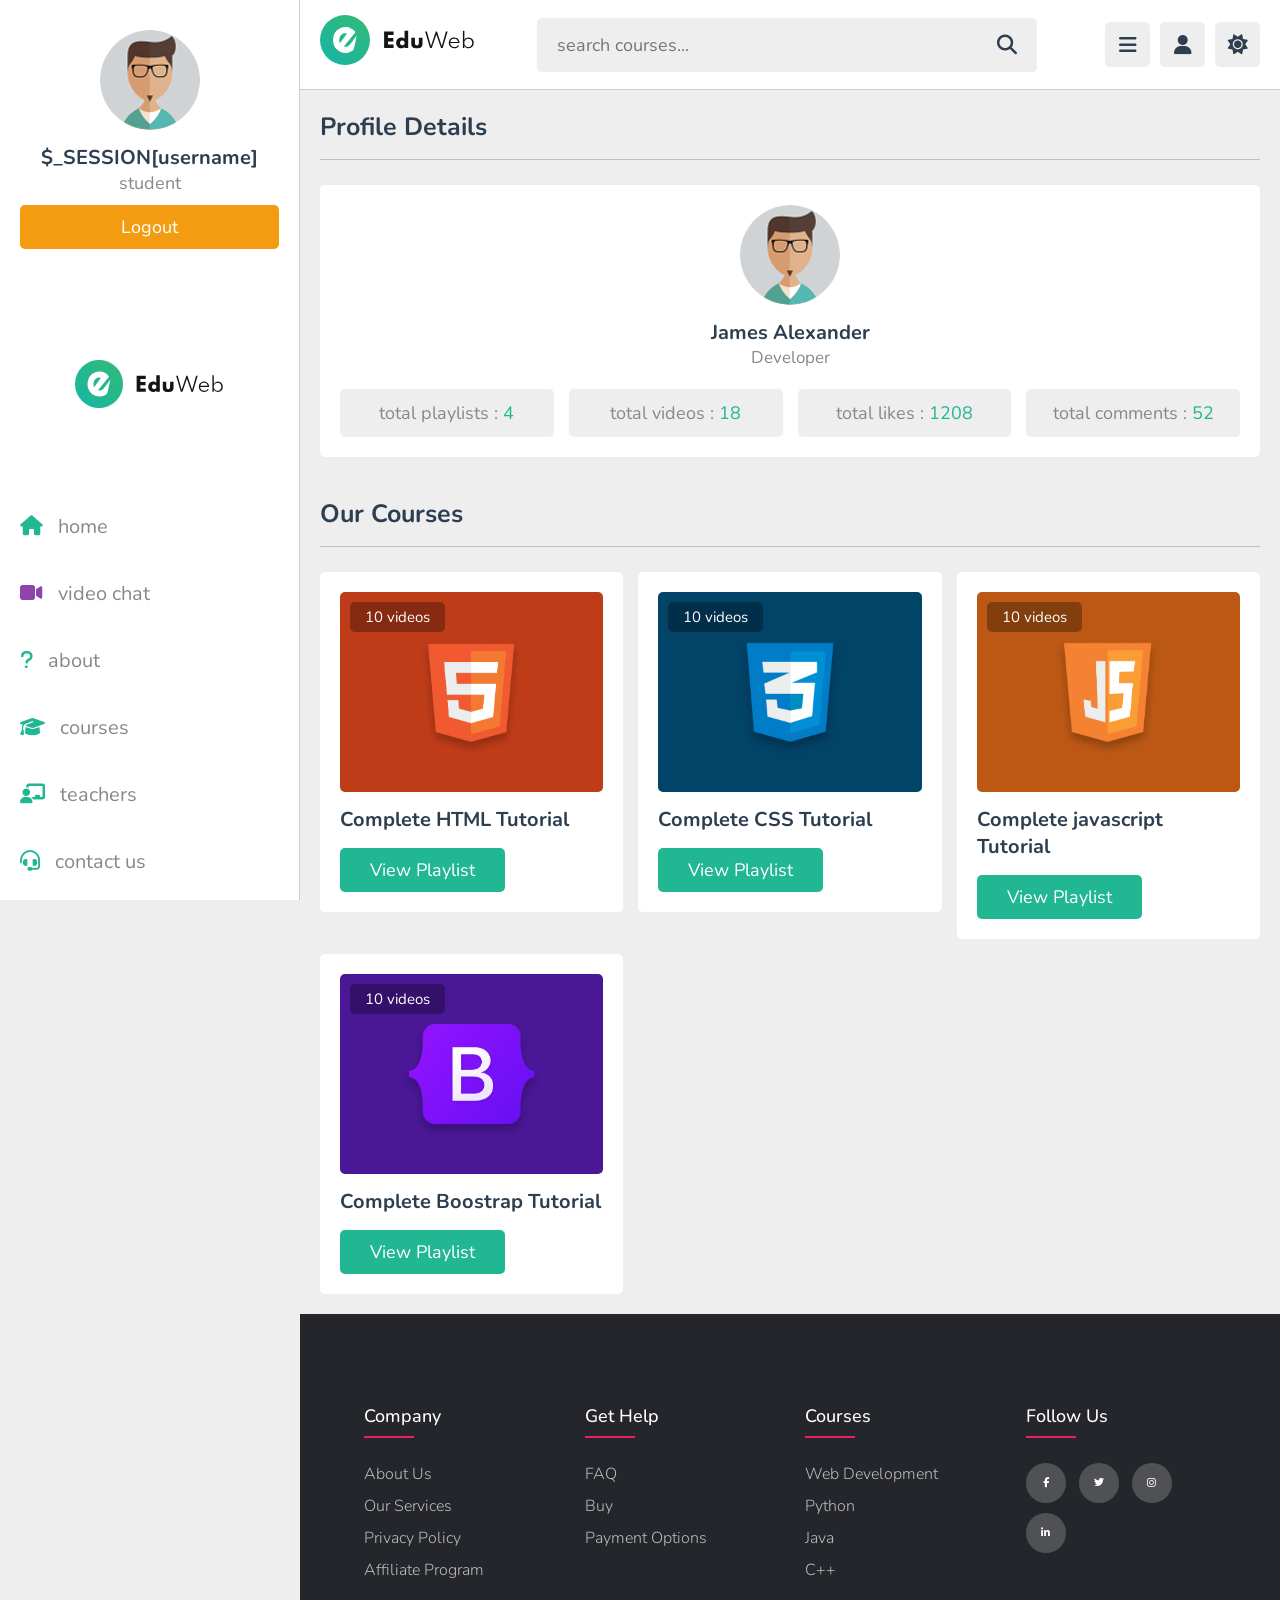
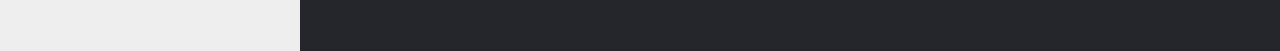
<file: teacher_profile.html>
<!DOCTYPE html>
<html lang="en">
<head>
   <meta charset="UTF-8">
   <meta http-equiv="X-UA-Compatible" content="IE=edge">
   <meta name="viewport" content="width=device-width, initial-scale=1.0">
   <title>Teacher profile</title>
   <link rel="icon" href="images/logo-light.svg">

   <!-- font awesome cdn link  -->
   <link rel="stylesheet" href="https://cdnjs.cloudflare.com/ajax/libs/font-awesome/6.1.2/css/all.min.css">

   <!-- custom css file link  -->
   <link rel="stylesheet" href="css/style.css">
   <link rel="stylesheet" href="css/footer-style.css">
   <link rel="stylesheet" href="css/stylesheet.css">

</head>
<body>

<header class="header">
   
   <section class="flex">

   <a href="index.html" class="logo"><img src="images/logo.svg"  alt="EduWeb logo"></a>


      <form action="search.html" method="post" class="search-form">
         <input type="text" name="search_box" required placeholder="search courses..." maxlength="100">
         <button type="submit" class="fas fa-search"></button>
      </form>

      <div class="icons">
         <div id="menu-btn" class="fas fa-bars"></div>
         <div id="search-btn" class="fas fa-search"></div>
         <div id="user-btn" class="fas fa-user"></div>
         <div id="toggle-btn" class="fas fa-sun"></div>
      </div>

      <div class="profile">
         <!-- <img src="images/pic-1.jpg" class="image" alt="">
         <h3 class="name">Abhishek Yadav</h3>
         <p class="role">studen</p>
         <a href="profile.php" class="btn">view profile</a> -->
         
         <!-- <div class="flex-btn">
            <a href="login.php" class="option-btn">login</a>
            <a href="register.php" class="option-btn">register</a>
         </div> -->

                  <img src='images/pic-1.jpg' class='image'>
                  <h3 class='name'>$_SESSION[username]</h3>
                  <p class='role'>student</p>
                  <a href='profile.html' class='btn'>view profile</a>
                  <div class='flex-btn'>
                     <a href='logout.html' class='option-btn'>logout</a>
                  </div>

                  <div class='flex-btn'>
                     <a href='login.html' class='option-btn'>login</a>
                     <a href='register.html' class='option-btn'>register</a>
                  </div>

      </div>

   </section>

</header>   

<div class="side-bar">

   <div id="close-btn">
      <i class="fas fa-times"></i>
   </div>
   

      <div class='profile'>
      <img src='images/pic-1.jpg' class='image'>
      <h3 class='name'>$_SESSION[username]</h3>
      <p class='role'>student</p>
      <div class='flex-btn'>
         <a href='logout.html' class='option-btn'>logout</a>
      </div>
      </div>

     <div class='profile'>
         <img src='images/logo.svg' class='image-logo'>
      </div>

   <nav class="navbar">
      <a href="index.html"><i class="fas fa-home"></i><span>home</span></a>
 
               <a href='video.html'><i class='fa-solid fa-video' style='color: #8e44ad;'></i><span>video chat</span></a>
 
               <a href='about.html'><i class='fas fa-question'></i><span>about</span></a>

      <a href="courses.html"><i class="fas fa-graduation-cap"></i><span>courses</span></a>
      <a href="teachers.html"><i class="fas fa-chalkboard-user"></i><span>teachers</span></a>
      <a href="contact.html"><i class="fas fa-headset"></i><span>contact us</span></a>
   </nav>

</div>

<section class="teacher-profile">

   <h1 class="heading">profile details</h1>

   <div class="details">
      <div class="tutor">
         <img src="images/pic-1.jpg" alt="">
         <h3>James Alexander</h3>
         <span>Developer</span>
      </div>
      <div class="flex">
         <p>total playlists : <span>4</span></p>
         <p>total videos : <span>18</span></p>
         <p>total likes : <span>1208</span></p>
         <p>total comments : <span>52</span></p>
      </div>
   </div>

</section>

<section class="courses">

   <h1 class="heading">our courses</h1>

   <div class="box-container">

      <div class="box">
         <div class="thumb">
            <img src="images/thumb-1.png" alt="">
            <span>10 videos</span>
         </div>
         <h3 class="title">Complete HTML Tutorial</h3>
         <a href="playlist.html" class="inline-btn">view playlist</a>
      </div>

      <div class="box">
         <div class="thumb">
            <img src="images/thumb-2.png" alt="">
            <span>10 videos</span>
         </div>
         <h3 class="title">Complete CSS Tutorial</h3>
         <a href="playlist.html" class="inline-btn">view playlist</a>
      </div>

      <div class="box">
         <div class="thumb">
            <img src="images/thumb-3.png" alt="">
            <span>10 videos</span>
         </div>
         <h3 class="title">Complete javascript Tutorial</h3>
         <a href="playlist.html" class="inline-btn">view playlist</a>
      </div>

      <div class="box">
         <div class="thumb">
            <img src="images/thumb-4.png" alt="">
            <span>10 videos</span>
         </div>
         <h3 class="title">Complete Boostrap Tutorial</h3>
         <a href="playlist.html" class="inline-btn">view playlist</a>
      </div>

   </div>

</section>












<!-- footer section start -->
<footer class="footer-main">
   <div class="footer-container">
    <div class="row">
      <div class="footer-col">
        <h4>company</h4>
        <ul>
          <li><a href="#">about us</a></li>
          <li><a href="#">our services</a></li>
          <li><a href="#">privacy policy</a></li>
          <li><a href="#">affiliate program</a></li>
        </ul>
      </div>
      <div class="footer-col">
        <h4>get help</h4>
        <ul>
          <li><a href="#">FAQ</a></li>
          <li><a href="#">Buy</a></li>
          <li><a href="#">payment options</a></li>
        </ul>
      </div>
      <div class="footer-col">
        <h4>Courses</h4>
        <ul>
          <li><a href="#">Web Development</a></li>
          <li><a href="#">Python</a></li>
          <li><a href="#">Java</a></li>
          <li><a href="#">C++</a></li>
        </ul>
      </div>
      <div class="footer-col">
        <h4>follow us</h4>
        <div class="social-links">
          <a href="#"><i class="fab fa-facebook-f"></i></a>
          <a href="#"><i class="fab fa-twitter"></i></a>
          <a href="#"><i class="fab fa-instagram"></i></a>
          <a href="#"><i class="fab fa-linkedin-in"></i></a>
        </div>
      </div>
    </div>
   </div>
 </footer>

<!-- custom js file link  -->
<script src="js/script.js"></script>

   
</body>
</html>
</file>
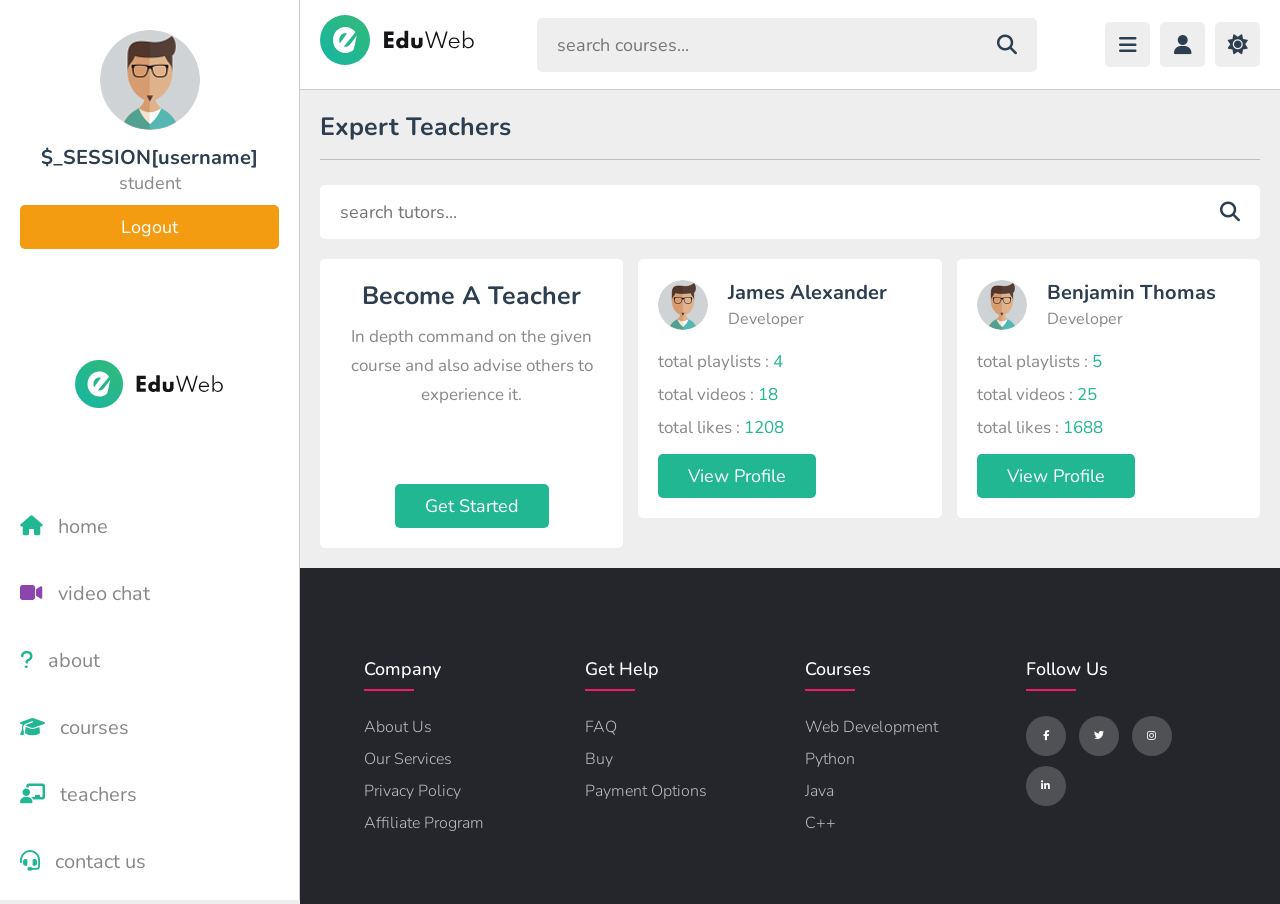
<file: teachers.html>
<!DOCTYPE html>
<html lang="en">
<head>
   <meta charset="UTF-8">
   <meta http-equiv="X-UA-Compatible" content="IE=edge">
   <meta name="viewport" content="width=device-width, initial-scale=1.0">
   <title>Teachers</title>
   <link rel="icon" href="images/logo-light.svg">

   <!-- font awesome cdn link  -->
   <link rel="stylesheet" href="https://cdnjs.cloudflare.com/ajax/libs/font-awesome/6.1.2/css/all.min.css">

   <!-- custom css file link  -->
   <link rel="stylesheet" href="css/style.css">
   <link rel="stylesheet" href="css/footer-style.css">
   <link rel="stylesheet" href="css/stylesheet.css">

</head>
<body>

<header class="header">
   
   <section class="flex">

   <a href="index.html" class="logo"><img src="images/logo.svg"  alt="EduWeb logo"></a>


      <form action="search.html" method="post" class="search-form">
         <input type="text" name="search_box" required placeholder="search courses..." maxlength="100">
         <button type="submit" class="fas fa-search"></button>
      </form>

      <div class="icons">
         <div id="menu-btn" class="fas fa-bars"></div>
         <div id="search-btn" class="fas fa-search"></div>
         <div id="user-btn" class="fas fa-user"></div>
         <div id="toggle-btn" class="fas fa-sun"></div>
      </div>

      <div class="profile">
         <!-- <img src="images/pic-1.jpg" class="image" alt="">
         <h3 class="name">Abhishek Yadav</h3>
         <p class="role">studen</p>
         <a href="profile.php" class="btn">view profile</a> -->
         
         <!-- <div class="flex-btn">
            <a href="login.php" class="option-btn">login</a>
            <a href="register.php" class="option-btn">register</a>
         </div> -->
                  <img src='images/pic-1.jpg' class='image'>
                  <h3 class='name'>$_SESSION[username]</h3>
                  <p class='role'>student</p>
                  <a href='profile.html' class='btn'>view profile</a>
                  <div class='flex-btn'>
                     <a href='logout.html' class='option-btn'>logout</a>
                  </div>
                  <div class='flex-btn'>
                     <a href='login.html' class='option-btn'>login</a>
                     <a href='register.html' class='option-btn'>register</a>
                  </div>
      </div>

   </section>

</header>   

<div class="side-bar">

   <div id="close-btn">
      <i class="fas fa-times"></i>
   </div>


      <div class='profile'>
      <img src='images/pic-1.jpg' class='image'>
      <h3 class='name'>$_SESSION[username]</h3>
      <p class='role'>student</p>
      <div class='flex-btn'>
         <a href='logout.html' class='option-btn'>logout</a>
      </div>
      </div>

        <div class='profile'>
         <img src='images/logo.svg' class='image-logo'>
      </div>
   <nav class="navbar">
      <a href="index.html"><i class="fas fa-home"></i><span>home</span></a>
 
               <a href='video.html'><i class='fa-solid fa-video' style='color: #8e44ad;'></i><span>video chat</span></a>
   
               <a href='about.html'><i class='fas fa-question'></i><span>about</span></a>
 
      <a href="courses.html"><i class="fas fa-graduation-cap"></i><span>courses</span></a>
      <a href="teachers.html"><i class="fas fa-chalkboard-user"></i><span>teachers</span></a>
      <a href="contact.html"><i class="fas fa-headset"></i><span>contact us</span></a>
   </nav>

</div>

<section class="teachers">

   <h1 class="heading">expert teachers</h1>

   <form action="" method="post" class="search-tutor">
      <input type="text" name="search_box" placeholder="search tutors..." required maxlength="100">
      <button type="submit" class="fas fa-search" name="search_tutor"></button>
   </form>

   <div class="box-container">

      <div class="box offer">
         <h3>become a Teacher</h3>
         <p style="padding-bottom:64px;">In depth command on the given course and also advise others to experience it.</p>
         <a href="register.html" class="inline-btn">get started</a>
      </div>

      <div class="box">
         <div class="tutor">
            <img src="images/pic-1.jpg" alt="">
            <div>
               <h3>James Alexander</h3>
               <span>Developer</span>
            </div>
         </div>
         <p>total playlists : <span>4</span></p>
         <p>total videos : <span>18</span></p>
         <p>total likes : <span>1208</span></p>
         <a href="teacher_profile.html" class="inline-btn">view profile</a>
      </div>


      <div class="box">
         <div class="tutor">
            <img src="images/pic-1.jpg" alt="">
            <div>
               <h3>Benjamin Thomas</h3>
               <span>Developer</span>
            </div>
         </div>
         <p>total playlists : <span>5</span></p>
         <p>total videos : <span>25</span></p>
         <p>total likes : <span>1688</span></p>
         <a href="teacher_profile.html" class="inline-btn">view profile</a>
      </div>





   </div>

</section>







 



<!-- footer section start -->
<footer class="footer-main">
   <div class="footer-container">
    <div class="row">
      <div class="footer-col">
        <h4>company</h4>
        <ul>
          <li><a href="#">about us</a></li>
          <li><a href="#">our services</a></li>
          <li><a href="#">privacy policy</a></li>
          <li><a href="#">affiliate program</a></li>
        </ul>
      </div>
      <div class="footer-col">
        <h4>get help</h4>
        <ul>
          <li><a href="#">FAQ</a></li>
          <li><a href="#">Buy</a></li>
          <li><a href="#">payment options</a></li>
        </ul>
      </div>
      <div class="footer-col">
        <h4>Courses</h4>
        <ul>
          <li><a href="#">Web Development</a></li>
          <li><a href="#">Python</a></li>
          <li><a href="#">Java</a></li>
          <li><a href="#">C++</a></li>
        </ul>
      </div>
      <div class="footer-col">
        <h4>follow us</h4>
        <div class="social-links">
          <a href="#"><i class="fab fa-facebook-f"></i></a>
          <a href="#"><i class="fab fa-twitter"></i></a>
          <a href="#"><i class="fab fa-instagram"></i></a>
          <a href="#"><i class="fab fa-linkedin-in"></i></a>
        </div>
      </div>
    </div>
   </div>
 </footer>

<!-- custom js file link  -->
<script src="js/script.js"></script>

   
</body>
</html>
</file>
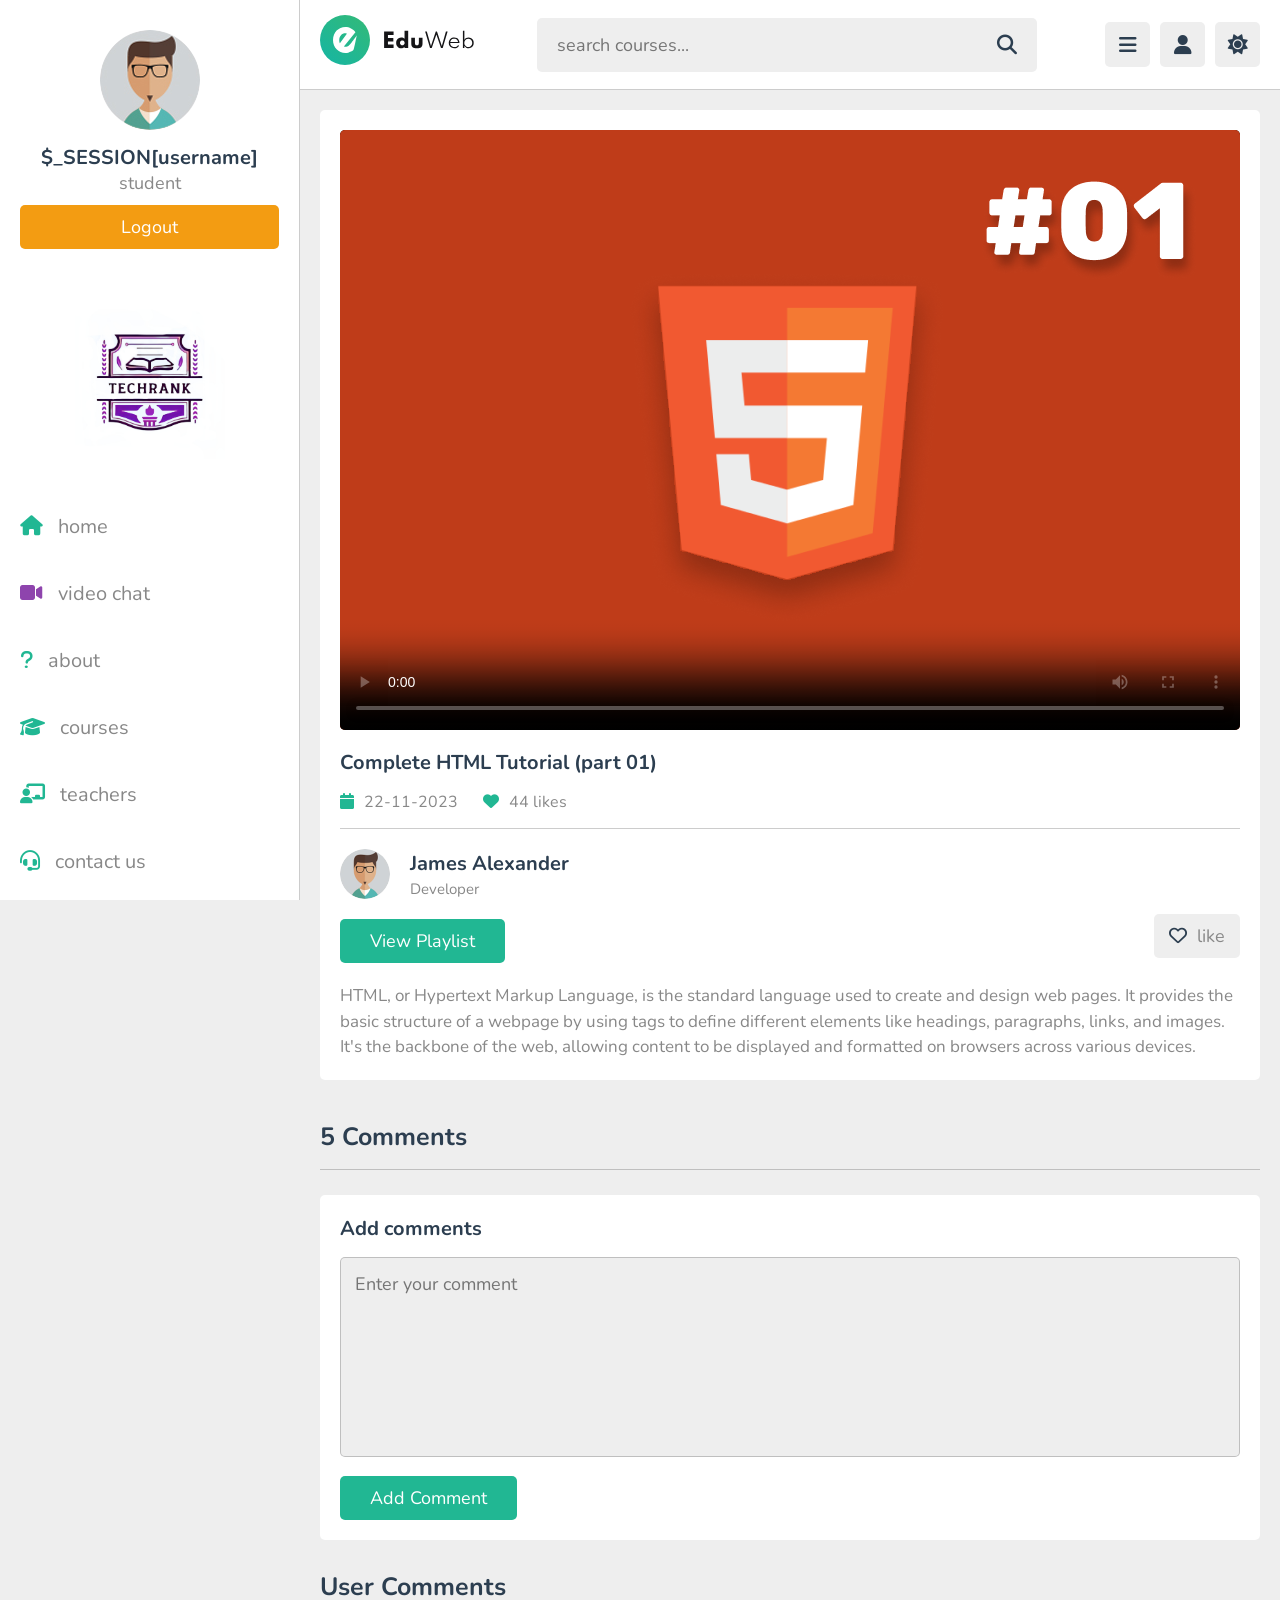
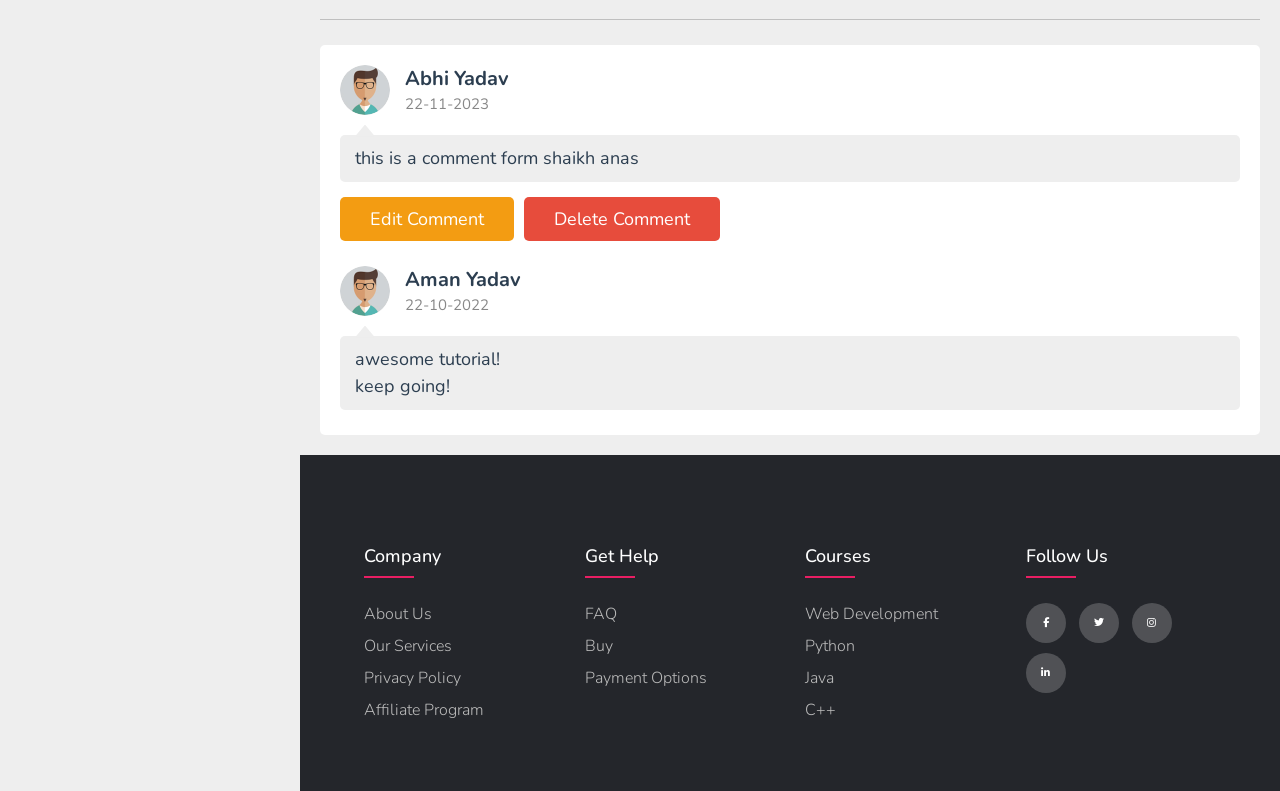
<file: watch-video.html>
<!DOCTYPE html>
<html lang="en">
<head>
   <meta charset="UTF-8">
   <meta http-equiv="X-UA-Compatible" content="IE=edge">
   <meta name="viewport" content="width=device-width, initial-scale=1.0">
   <title>Watch</title>
   <link rel="icon" href="images/logo-light.svg">

   <!-- font awesome cdn link  -->
   <link rel="stylesheet" href="https://cdnjs.cloudflare.com/ajax/libs/font-awesome/6.1.2/css/all.min.css">

   <!-- custom css file link  -->
   <link rel="stylesheet" href="css/style.css">
   <link rel="stylesheet" href="css/footer-style.css">
   <link rel="stylesheet" href="css/stylesheet.css">

</head>
<body>

<header class="header">
   
   <section class="flex">

   <a href="index.html" class="logo"><img src="images/logo.svg"  alt="EduWeb logo"></a>


      <form action="search.html" method="post" class="search-form">
         <input type="text" name="search_box" required placeholder="search courses..." maxlength="100">
         <button type="submit" class="fas fa-search"></button>
      </form>

      <div class="icons">
         <div id="menu-btn" class="fas fa-bars"></div>
         <div id="search-btn" class="fas fa-search"></div>
         <div id="user-btn" class="fas fa-user"></div>
         <div id="toggle-btn" class="fas fa-sun"></div>
      </div>

      <div class="profile">
         <!-- <img src="images/pic-1.jpg" class="image" alt="">
         <h3 class="name">Abhishek Yadav</h3>
         <p class="role">studen</p>
         <a href="profile.php" class="btn">view profile</a> -->
         
         <!-- <div class="flex-btn">
            <a href="login.php" class="option-btn">login</a>
            <a href="register.php" class="option-btn">register</a>
         </div> -->

                  <img src='images/pic-1.jpg' class='image'>
                  <h3 class='name'>$_SESSION[username]</h3>
                  <p class='role'>student</p>
                  <a href='profile.html' class='btn'>view profile</a>
                  <div class='flex-btn'>
                     <a href='logout.html' class='option-btn'>logout</a>
                  </div>

                  <div class='flex-btn'>
                     <a href='login.html' class='option-btn'>login</a>
                     <a href='register.html' class='option-btn'>register</a>
                  </div>

      </div>

   </section>

</header>   

<div class="side-bar">

   <div id="close-btn">
      <i class="fas fa-times"></i>
   </div>
   

      <div class='profile'>
      <img src='images/pic-1.jpg' class='image'>
      <h3 class='name'>$_SESSION[username]</h3>
      <p class='role'>student</p>
      <div class='flex-btn'>
         <a href='logout.html' class='option-btn'>logout</a>
      </div>
      </div>
 
      <div class='profile'>
         <img src='images/logo3.jpg' class='image-logo'>
      </div>

   <nav class="navbar">
      <a href="index.html"><i class="fas fa-home"></i><span>home</span></a>
   
               <a href='video.html'><i class='fa-solid fa-video' style='color: #8e44ad;'></i><span>video chat</span></a>

               <a href='about.html'><i class='fas fa-question'></i><span>about</span></a>

      <a href="courses.html"><i class="fas fa-graduation-cap"></i><span>courses</span></a>
      <a href="teachers.html"><i class="fas fa-chalkboard-user"></i><span>teachers</span></a>
      <a href="contact.html"><i class="fas fa-headset"></i><span>contact us</span></a>
   </nav>

</div>

<section class="watch-video">

   <div class="video-container">
      <div class="video">
         <video src="images/vid-1.mp4" controls poster="images/post-1-1.png" id="video"></video>
      </div>
      <h3 class="title">Complete HTML Tutorial (part 01)</h3>
      <div class="info">
         <p class="date"><i class="fas fa-calendar"></i><span>22-11-2023</span></p>
         <p class="date"><i class="fas fa-heart"></i><span>44 likes</span></p>
      </div>
      <div class="tutor">
         <img src="images/pic-1.jpg" alt="">
         <div>
            <h3>James Alexander</h3>
            <span>Developer</span>
         </div>
      </div>
      <form action="" method="post" class="flex">
         <a href="playlist.html" class="inline-btn">view playlist</a>
         <button><i class="far fa-heart"></i><span>like</span></button>
      </form>
      <p class="description">
      HTML, or Hypertext Markup Language, is the standard language used to create and design web pages. It provides the basic structure of a webpage by using tags to define different elements like headings, paragraphs, links, and images. It's the backbone of the web, allowing content to be displayed and formatted on browsers across various devices.

      </p>
   </div>

</section>

<section class="comments">

   <h1 class="heading">5 comments</h1>

   <form action="" class="add-comment">
      <h3>Add comments</h3>
      <textarea name="comment_box" placeholder="Enter your comment" required maxlength="1000" cols="30" rows="10"></textarea>
      <input type="submit" value="add comment" class="inline-btn" name="add_comment">
   </form>

   <h1 class="heading">user comments</h1>

   <div class="box-container">

      <div class="box">
         <div class="user">
            <img src="images/pic-1.jpg" alt="">
            <div>
               <h3>Abhi Yadav</h3>
               <span>22-11-2023</span>
            </div>
         </div>
         <div class="comment-box">this is a comment form shaikh anas</div>
         <form action="" class="flex-btn">
            <input type="submit" value="edit comment" name="edit_comment" class="inline-option-btn">
            <input type="submit" value="delete comment" name="delete_comment" class="inline-delete-btn">
         </form>
      </div>

      <div class="box">
         <div class="user">
            <img src="images/pic-1.jpg" alt="">
            <div>
               <h3>Aman Yadav</h3>
               <span>22-10-2022</span>
            </div>
         </div>
         <div class="comment-box">awesome tutorial!
            keep going!</div>
      </div>



      </div>

   </div>

</section>















<!-- footer section start -->
<footer class="footer-main">
   <div class="footer-container">
    <div class="row">
      <div class="footer-col">
        <h4>company</h4>
        <ul>
          <li><a href="#">about us</a></li>
          <li><a href="#">our services</a></li>
          <li><a href="#">privacy policy</a></li>
          <li><a href="#">affiliate program</a></li>
        </ul>
      </div>
      <div class="footer-col">
        <h4>get help</h4>
        <ul>
          <li><a href="#">FAQ</a></li>
          <li><a href="#">Buy</a></li>
          <li><a href="#">payment options</a></li>
        </ul>
      </div>
      <div class="footer-col">
        <h4>Courses</h4>
        <ul>
          <li><a href="#">Web Development</a></li>
          <li><a href="#">Python</a></li>
          <li><a href="#">Java</a></li>
          <li><a href="#">C++</a></li>
        </ul>
      </div>
      <div class="footer-col">
        <h4>follow us</h4>
        <div class="social-links">
          <a href="#"><i class="fab fa-facebook-f"></i></a>
          <a href="#"><i class="fab fa-twitter"></i></a>
          <a href="#"><i class="fab fa-instagram"></i></a>
          <a href="#"><i class="fab fa-linkedin-in"></i></a>
        </div>
      </div>
    </div>
   </div>
 </footer>

<!-- custom js file link  -->
<script src="js/script.js"></script>
   
</body>
</html>
</file>
<file: css/style.css>
@import url('https://fonts.googleapis.com/css2?family=Nunito:wght@200;300;400;500;600;700&display=swap');

:root{
   --main-color:rgba(33,183,147,255);
   --red:#e74c3c;
   --orange:#f39c12;
   --light-color:#888;
   --light-bg:#eee;
   --black:#2c3e50;
   --white:#fff;
   --border:.1rem solid rgba(0,0,0,.2);
}

*{
   font-family: 'Nunito', sans-serif;
   margin:0; padding:0;
   box-sizing: border-box;
   outline: none; border:none;
   text-decoration: none;
}

*::selection{
   background-color: var(--main-color);
   color:#fff;
}

html{
   font-size: 62.5%;
   overflow-x: hidden;
}

html::-webkit-scrollbar{
   width: 1rem;
   height: .5rem;
}

html::-webkit-scrollbar-track{
   background-color: transparent;
}

html::-webkit-scrollbar-thumb{
   background-color: var(--main-color);
}

body{
   background-color: var(--light-bg);
   padding-left: 30rem;
}

body.dark{
   --light-color:#aaa;
   --light-bg:#333;
   --black:#fff;
   --white:#222;
   --border:.1rem solid rgba(255,255,255,.2);
}

body.active{
   padding-left: 0;
}

section{
   padding:2rem;
   margin: 0 auto;
   max-width: 1200px;
}

.heading{
   font-size: 2.5rem;
   color:var(--black);
   margin-bottom: 2.5rem;
   border-bottom: var(--border);
   padding-bottom: 1.5rem;
   text-transform: capitalize;
}

.inline-btn,
.inline-option-btn,
.inline-delete-btn,
.btn,
.delete-btn,
.option-btn{
   border-radius: .5rem;
   color:#fff;
   font-size: 1.8rem;
   cursor: pointer;
   text-transform: capitalize;
   padding:1rem 3rem;
   text-align: center;
   margin-top: 1rem;
}

.btn,
.delete-btn,
.option-btn{
   display: block;
   width: 100%;
}

.inline-btn,
.inline-option-btn,
.inline-delete-btn{
   display: inline-block;
}

.btn,
.inline-btn{
   background-color: var(--main-color);
}

.option-btn,
.inline-option-btn{
   background-color:var(--orange);
}

.delete-btn,
.inline-delete-btn{
   background-color: var(--red);
}

.inline-btn:hover,
.inline-option-btn:hover,
.inline-delete-btn:hover,
.btn:hover,
.delete-btn:hover,
.option-btn:hover{
   background-color: var(--black);
   color: var(--white);
}

.flex-btn{
   display: flex;
   gap: 1rem;
}

.header{
   position: sticky;
   top:0; left:0; right: 0;
   background-color: var(--white);
   z-index: 1000;
   border-bottom: var(--border);
}

.header .flex{
   display: flex;
   align-items: center;
   justify-content: space-between;
   position: relative;
   padding: 1.5rem 2rem;
}

.header .flex .logo{
   font-size: 2.5rem;
   display: inline;
   color: var(--black);
}
.logo img{
    display: inline;
}

.header .flex .search-form{
   width: 50rem;
   border-radius: .5rem;
   background-color: var(--light-bg);
   padding:1.5rem 2rem;
   display: flex;
   gap:2rem;

}

.header .flex .search-form input{
   width: 100%;
   font-size: 1.8rem;
   color:var(--black);
   background:none;
}

.header .flex .search-form button{
   background:none;
   font-size: 2rem;
   cursor: pointer;
   color:var(--black);
}

.header .flex .search-form button:hover{
   color: var(--main-color);
}

.header .flex .icons div{
   font-size: 2rem;
   color:var(--black);
   background-color: var(--light-bg);
   border-radius: .5rem;
   height: 4.5rem;
   width: 4.5rem;
   line-height: 4.5rem;
   cursor: pointer;
   text-align: center;
   margin-left: .7rem;
}

.header .flex .icons div:hover{
   background-color: var(--black);
   color:var(--white);
}

.header .flex .profile{
   position: absolute;
   top:120%; right: 2rem;
   background-color: var(--white);
   border-radius: .5rem;
   padding: 1.5rem;
   text-align: center;
   overflow: hidden;
   transform-origin: top right;
   transform: scale(0);
   transition: .2s linear;
   width: 30rem;
}

.header .flex .profile.active{
   transform: scale(1);
}

.header .flex .profile .image{
   height: 10rem;
   width: 10rem;
   border-radius: 50%;
   object-fit: contain;
   margin-bottom: 1rem;
}

.header .flex .profile .name{
   font-size: 2rem;
   color:var(--black);
   overflow: hidden;
   text-overflow: ellipsis;
   white-space: nowrap;
}

.header .flex .profile .role{
   font-size: 1.8rem;
   color: var(--light-color);
}

#search-btn{
   display: none;
}

.side-bar{
   position: fixed;
   top: 0; left: 0;
   width: 30rem;
   background-color: var(--white);
   height: 100vh;
   border-right: var(--border);
   z-index: 1200;
}

.side-bar #close-btn{
   text-align: right;
   padding: 2rem;
   display: none;
}

.side-bar #close-btn i{
   text-align: right;
   font-size: 2.5rem;
   background:var(--red);
   border-radius: .5rem;
   color:var(--white);
   cursor: pointer;
   height: 4.5rem;
   width: 4.5rem;
   line-height: 4.5rem;
   text-align: center;
}

.side-bar #close-btn i:hover{
   background-color: var(--black);
}

.side-bar .profile{
   padding:3rem 2rem;
   text-align: center;
}

.side-bar .profile .image{
   height: 10rem;
   width: 10rem;
   border-radius: 50%;
   object-fit: contain;
   margin-bottom: 1rem;
}

.side-bar .profile .name{
   font-size: 2rem;
   color:var(--black);
   overflow: hidden;
   text-overflow: ellipsis;
   white-space: nowrap;
}

.side-bar .profile .role{
   font-size: 1.8rem;
   color: var(--light-color);
}

.side-bar .navbar a{
   display: block;
   padding: 2rem;
   font-size: 2rem;
}

.side-bar .navbar a i{
   margin-right: 1.5rem;
   color:var(--main-color);
   transition: .2s linear;
}

.side-bar .navbar a span{
   color:var(--light-color);
}

.side-bar .navbar a:hover{
   background-color: var(--light-bg);
}

.side-bar .navbar a:hover i{
   margin-right: 2.5rem;
}

.side-bar.active{
   left: -30rem;
}

/* main scc part of the body */

.home-grid .box-container{
   display: grid;
   grid-template-columns: repeat(auto-fit, 27.5rem);
   gap:1.5rem;
   justify-content: center;
   align-items: flex-start;
}

.home-grid .box-container .box{
   background-color: var(--white);
   border-radius: .5rem;
   padding:2rem;
}

.home-grid .box-container .box .title{
   font-size: 2rem;
   color: var(--black);
   text-transform: capitalize;
}

.home-grid .box-container .box p{
   color: #f39c12;
}

.home-grid .box-container .box .flex{
   display: flex;
   flex-wrap: wrap;
   gap: 1.5rem;
   margin-top: 4rem;
}

.home-grid .box-container .flex a{
   background-color: var(--light-bg);
   border-radius: .5rem;
   padding: 1rem 1.5rem;
   font-size: 1.5rem;
}

.home-grid .box-container .flex a i{
   margin-right: 1rem;
   color:var(--black);
}

.home-grid .box-container .flex a span{
   color:var(--light-color);
}

.home-grid .box-container .flex a:hover{
   background-color: var(--black);
}

.home-grid .box-container .flex a:hover span{
   color:var(--white);
}

.home-grid .box-container .flex a:hover i{
   color:var(--white);
}

.home-grid .box-container .tutor{
   padding: 1rem 0;
   font-size: 1.8rem;
   color:var(--light-color);
   line-height: 2;
}

.home-grid .box-container .likes{
   color:var(--light-color);
   font-size: 1.7rem;
   margin-top: 1.5rem;
}

.home-grid .box-container .likes span{
   color:var(--main-color);
}

.about .row{
   display: flex;
   align-items: center;
   flex-wrap: wrap;
   gap:1.5rem;
}

.about .row .image{
   flex: 1 1 40rem;
}

.about .row .image img{
   width: 100%;
   height: 50rem;
}

.about .row .content{
   flex: 1 1 40rem;
}

.about .row .content p{
   font-size: 1.7rem;
   line-height: 2;
   color: var(--light-color);
   padding: 1rem 0;
}

.about .row .content h3{
   font-size: 3rem;
   color:var(--black);
   text-transform: capitalize;
}

.about .box-container{
   display: grid;
   grid-template-columns: repeat(auto-fit, minmax(27rem, 1fr));
   gap:1.5rem;
   justify-content: center;
   align-items: flex-start;
   margin-top: 3rem;
}

.about .box-container .box{
   border-radius: .5rem;
   background-color: var(--white);
   padding: 2rem;
   display: flex;
   align-items: center;
   gap: 2.5rem;
}

.about .box-container .box i{
   font-size: 4rem;
   color: var(--main-color);
}

.about .box-container .box h3{
   font-size: 2.5rem;
   color: var(--black);
   margin-bottom: .3rem;
}

.about .box-container .box p{
   font-size: 1.7rem;
   color:var(--light-color);
}

.reviews .box-container{
   display: grid;
   grid-template-columns: repeat(auto-fit, minmax(30rem, 1fr));
   gap:1.5rem;
   justify-content: center;
   align-items: flex-start;
}

.reviews .box-container .box{
   border-radius: .5rem;
   background-color: var(--white);
   padding: 2rem;
}

.reviews .box-container .box p{
   line-height: 1.7;
   font-size: 1.7rem;
   color: var(--light-color);
}

.reviews .box-container .box .student{
   margin-top: 2rem;
   display: flex;
   align-items: center;
   gap: 1.5rem;
}

.reviews .box-container .box .student img{
   height: 5rem;
   width: 5rem;
   object-fit: cover;
   border-radius: 50%;
}

.reviews .box-container .box .student h3{
   font-size: 2rem;
   color: var(--black);
   margin-bottom: .3rem;
}

.reviews .box-container .box .student .stars{
   font-size: 1.5rem;
   color:var(--orange);
}

.courses .box-container{
   display: grid;
   grid-template-columns: repeat(auto-fit, minmax(30rem, 1fr));
   gap:1.5rem;
   justify-content: center;
   align-items: flex-start;
}

.courses .box-container .box{
   border-radius: .5rem;
   background-color: var(--white);
   padding: 2rem;
}

.courses .box-container .box .tutor{
   display: flex;
   align-items: center;
   gap: 1.5rem;
   margin-bottom: 2.5rem;
}

.courses .box-container .box .tutor img{
   height: 5rem;
   width: 5rem;
   border-radius: 50%;
   object-fit: cover;
}

.courses .box-container .box .tutor h3{
   font-size: 1.8rem;
   color: var(--black);
   margin-bottom: .2rem;
}

.courses .box-container .box .tutor span{
   font-size: 1.3rem;
   color:var(--light-color);
}

.courses .box-container .box .thumb{
   position: relative;
}

.courses .box-container .box .thumb span{
   position: absolute;
   top:1rem; left: 1rem;
   border-radius: .5rem;
   padding: .5rem 1.5rem;
   background-color: rgba(0,0,0,.3);
   color: #fff;
   font-size: 1.5rem;
}

.courses .box-container .box .thumb img{
   width: 100%;
   height: 20rem;
   object-fit: cover;
   border-radius: .5rem;
}

.courses .box-container .box .title{
   font-size: 2rem;
   color: var(--black);
   padding-bottom: .5rem;
   padding-top: 1rem;
}

.courses .more-btn{
   text-align: center;
   margin-top: 2rem;
}

.playlist-details .row{
   display: flex;
   align-items: flex-end;
   gap:3rem;
   flex-wrap: wrap;
   background-color: var(--white);
   padding: 2rem;
}

.playlist-details .row .column{
   flex: 1 1 40rem;
}

.playlist-details .row .column .save-playlist{
   margin-bottom: 1.5rem;
}

.playlist-details .row .column .save-playlist button{
   border-radius: .5rem;
   background-color: var(--light-bg);
   padding:1rem 1.5rem;
   cursor: pointer;
}

.playlist-details .row .column .save-playlist button i{
   font-size: 2rem;
   color:var(--black);
   margin-right: .8rem;
}

.playlist-details .row .column .save-playlist button span{
   font-size: 1.8rem;
   color:var(--light-color);
}

.playlist-details .row .column .save-playlist button:hover{
   background-color: var(--black);
}

.playlist-details .row .column .save-playlist button:hover i{
   color:var(--white);
}

.playlist-details .row .column .save-playlist button:hover span{
   color:var(--white);
}

.playlist-details .row .column .thumb{
   position: relative;
}

.playlist-details .row .column .thumb span{
   font-size: 1.8rem;
   color: #fff;
   background-color: rgba(0,0,0,.3);
   border-radius: .5rem;
   position: absolute;
   top: 1rem; left: 1rem;
   padding: .5rem 1.5rem;
}

.playlist-details .row .column .thumb img{
   height: 30rem;
   width: 100%;
   object-fit: cover;
   border-radius: .5rem;
}

.playlist-details .row .column .tutor{
   display: flex;
   align-items: center;
   gap: 2rem;
   margin-bottom: 2rem;
}

.playlist-details .row .column .tutor img{
   height: 7rem;
   width: 7rem;
   border-radius: 50%;
   object-fit: cover;
}

.playlist-details .row .column .tutor h3{
   font-size: 2rem;
   color:var(--black);
   margin-bottom: .2rem;
}

.playlist-details .row .column .tutor span{
   font-size: 1.5rem;
   color: var(--light-color);
}

.playlist-details .row .column .details h3{
   font-size: 2rem;
   color: var(--black);
   text-transform: capitalize;
}

.playlist-details .row .column .details p{
   padding: 1rem 0;
   line-height: 2;
   font-size: 1.8rem;
   color: var(--light-color);
}

.playlist-videos .box-container{
   display: grid;
   grid-template-columns: repeat(auto-fit, minmax(30rem, 1fr));
   gap:1.5rem;
   justify-content: center;
   align-items: flex-start;
}

.playlist-videos .box-container .box{
   background-color: var(--white);
   border-radius: .5rem;
   padding: 2rem;
   position: relative;
}

.playlist-videos .box-container .box i{
   position: absolute;
   top: 2rem; left: 2rem; right: 2rem;
   height: 20rem;
   border-radius: .5rem;
   background-color: rgba(0,0,0,.3);
   display: flex;
   align-items: center;
   justify-content: center;
   font-size: 5rem;
   color: #fff;
   display: none;
}

.playlist-videos .box-container .box:hover i{
   display: flex;
}

.playlist-videos .box-container .box img{
   width: 100%;
   height: 20rem;
   object-fit: cover;
   border-radius: .5rem;
}

.playlist-videos .box-container .box h3{
   margin-top: 1.5rem;
   font-size: 1.8rem;
   color: var(--black);
}

.playlist-videos .box-container .box:hover h3{
   color: var(--main-color);
}

.watch-video .video-container{
   background-color: var(--white);
   border-radius: .5rem;
   padding: 2rem;
}

.watch-video .video-container .video{
   position: relative;
   margin-bottom: 1.5rem;
}

.watch-video .video-container .video video{
   border-radius: .5rem;
   width: 100%;
   object-fit: contain;
   background-color: #000;
}

.watch-video .video-container .title{
   font-size: 2rem;
   color: var(--black);
}

.watch-video .video-container .info{
   display: flex;
   margin-top: 1.5rem;
   margin-bottom: 2rem;
   border-bottom: var(--border);
   padding-bottom: 1.5rem;
   gap: 2.5rem;
   align-items: center;
}

.watch-video .video-container .info p{
   font-size: 1.6rem;
}

.watch-video .video-container .info p span{
   color: var(--light-color);
}

.watch-video .video-container .info i{
   margin-right: 1rem;
   color: var(--main-color);
}

.watch-video .video-container .tutor{
   display: flex;
   align-items: center;
   gap: 2rem;
   margin-bottom: 1rem;
}

.watch-video .video-container .tutor img{
   border-radius: 50%;
   height: 5rem;
   width: 5rem;
   object-fit: cover;
}

.watch-video .video-container .tutor h3{
   font-size: 2rem;
   color: var(--black);
   margin-bottom: .2rem;
}

.watch-video .video-container .tutor span{
   font-size: 1.5rem;
   color: var(--light-color);
}

.watch-video .video-container .flex{
   display: flex;
   align-items: center;
   justify-content: space-between;
   gap: 1.5rem;
}

.watch-video .video-container .flex button{
   border-radius: .5rem;
   padding: 1rem 1.5rem;
   font-size: 1.8rem;
   cursor: pointer;
   background-color: var(--light-bg);
}

.watch-video .video-container .flex button i{
   margin-right: 1rem;
   color: var(--black);
}

.watch-video .video-container .flex button span{
   color: var(--light-color);
}

.watch-video .video-container .flex button:hover{
   background-color: var(--black);
}

.watch-video .video-container .flex button:hover i{
   color: var(--white);
}

.watch-video .video-container .flex button:hover span{
   color: var(--white);
}

.watch-video .video-container .description{
   line-height: 1.5;
   font-size: 1.7rem;
   color: var(--light-color);
   margin-top: 2rem;
}

.comments .add-comment{
   background-color: var(--white);
   border-radius: .5rem;
   padding: 2rem;
   margin-bottom: 3rem;
}

.comments .add-comment h3{
   font-size: 2rem;
   color: var(--black);
   margin-bottom: 1rem;
}

.comments .add-comment textarea{
   height: 20rem;
   resize: none;
   background-color: var(--light-bg);
   border-radius: .5rem;
   border: var(--border);
   padding: 1.4rem;
   font-size: 1.8rem;
   color: var(--black);
   width: 100%;
   margin: .5rem 0;
}

.comments .box-container{
   display: grid;
   gap: 2.5rem;
   background-color: var(--white);
   padding: 2rem;
   border-radius: .5rem;
}

.comments .box-container .box .user{
   display: flex;
   align-items: center;
   gap: 1.5rem;
   margin-bottom: 2rem;
}

.comments .box-container .box .user img{
   height: 5rem;
   width: 5rem;
   border-radius: 50%;
}

.comments .box-container .box .user h3{
   font-size: 2rem;
   color: var(--black);
   margin-bottom: .2rem;
}

.comments .box-container .box .user span{
   font-size: 1.5rem;
   color: var(--light-color);
}

.comments .box-container .box .comment-box{
   border-radius: .5rem;
   background-color: var(--light-bg);
   padding:1rem 1.5rem;
   white-space: pre-line;
   margin: .5rem 0;
   font-size: 1.8rem;
   color: var(--black);
   line-height: 1.5;
   position: relative;
   z-index: 0;
}

.comments .box-container .box .comment-box::before{
   content: '';
   position: absolute;
   top: -1rem; left: 1.5rem;
   background-color: var(--light-bg);
   height: 1.2rem;
   width: 2rem;
   clip-path: polygon(50% 0%, 0% 100%, 100% 100%);
}

.teachers .search-tutor{
   margin-bottom: 2rem;
   border-radius: .5rem;
   background-color: var(--white);
   padding: 1.5rem 2rem;
   display: flex;
   align-items: center;
   gap: 1.5rem;
}

.teachers .search-tutor input{
   width: 100%;
   background: none;
   font-size: 1.8rem;
   color: var(--black);
}

.teachers .search-tutor button{
   font-size: 2rem;
   color: var(--black);
   cursor: pointer;
   background:none;
}

.teachers .search-tutor button:hover{
   color: var(--main-color);
}

.teachers .box-container{
   display: grid;
   grid-template-columns: repeat(auto-fit, minmax(30rem, 1fr));
   gap:1.5rem;
   justify-content: center;
   align-items: flex-start;
}

.teachers .box-container .box{
   background-color: var(--white);
   border-radius: .5rem;
   padding: 2rem;
}

.teachers .box-container .offer{
   text-align: center;
}

.teachers .box-container .offer h3{
   font-size: 2.5rem;
   color: var(--black);
   text-transform: capitalize;
   padding-bottom: .5rem;
}

.teachers .box-container .offer p{
   line-height: 1.7;
   padding: .5rem 0;
   color: var(--light-color);
   font-size: 1.7rem;
}

.teachers .box-container .box .tutor{
   display: flex;
   align-items: center;
   gap:2rem;
   margin-bottom: 1.5rem;
}

.teachers .box-container .box .tutor img{
   height: 5rem;
   width: 5rem;
   border-radius: 50%;
}

.teachers .box-container .box .tutor h3{
   font-size: 2rem;
   color: var(--black);
   margin-bottom: .2rem;
}

.teachers .box-container .box .tutor span{
   font-size: 1.6rem;
   color: var(--light-color);
}

.teachers .box-container .box p{
   padding: .5rem 0;
   font-size: 1.7rem;
   color: var(--light-color);
}

.teachers .box-container .box p span{
   color: var(--main-color);
}

.teacher-profile .details{
   text-align: center;
   background-color: var(--white);
   border-radius: .5rem;
   padding: 2rem;
}

.teacher-profile .details .tutor img{
   height: 10rem;
   width: 10rem;
   border-radius: 50%;
   object-fit: cover;
   margin-bottom: 1rem;
}

.teacher-profile .details .tutor h3{
   font-size: 2rem;
   color: var(--black);
}

.teacher-profile .details .tutor span{
   color: var(--light-color);
   font-size: 1.7rem;
}

.teacher-profile .details .flex{
   display: flex;
   flex-wrap: wrap;
   gap: 1.5rem;
   margin-top: 2rem;
}

.teacher-profile .details .flex p{
   flex: 1 1 20rem;
   border-radius: .5rem;
   background-color: var(--light-bg);
   padding: 1.2rem 2rem;
   font-size: 1.8rem;
   color: var(--light-color);
}

.teacher-profile .details .flex p span{
   color: var(--main-color);
}

.user-profile .info{
   background-color: var(--white);
   border-radius: .5rem;
   padding: 2rem;
}

.user-profile .info .user{
   text-align: center;
   margin-bottom: 2rem;
   padding: 1rem;
}

.user-profile .info .user img{
   height: 10rem;
   width: 10rem;
   border-radius: 50%;
   object-fit: cover;
   margin-bottom: 1rem;
}

.user-profile .info .user h3{
   font-size: 2rem;
   color: var(--black);
}

.user-profile .info .user p{
   font-size: 1.7rem;
   color: var(--light-color);
   padding: .3rem 0;
}

.user-profile .info .box-container{
   display: flex;
   flex-wrap: wrap;
   gap: 1.5rem;
}

.user-profile .info .box-container .box{
   background-color: var(--light-bg);
   border-radius: .5rem;
   padding: 2rem;
   flex: 1 1 25rem;
}

.user-profile .info .box-container .box .flex{
   display: flex;
   align-items: center;
   gap: 2rem;
   margin-bottom: 1rem;
}

.user-profile .info .box-container .box .flex i{
   font-size:2rem;
   color: var(--white);
   background-color: var(--black);
   text-align: center;
   border-radius: .5rem;
   height: 5rem;
   width: 5rem;
   line-height: 4.9rem;
}

.user-profile .info .box-container .box .flex span{
   font-size: 2.5rem;
   color: var(--main-color);
}

.user-profile .info .box-container .box .flex p{
   color: var(--light-color);
   font-size: 1.7rem;
}

.contact .row{
   display: flex;
   align-items: center;
   flex-wrap: wrap;
   gap: 1.5rem;
}

.contact .row .image{
   flex: 1 1 50rem;
}

.contact .row .image img{
   width: 100%;
}

.contact .row form{
   flex: 1 1 30rem;
   background-color: var(--white);
   padding: 2rem;
   text-align: center;
}

.contact .row form h3{
   margin-bottom: 1rem;
   text-transform: capitalize;
   color:var(--black);
   font-size: 2.5rem;
}

.contact .row form .box{
   width: 100%;
   border-radius: .5rem;
   background-color: var(--light-bg);
   margin: 1rem 0;
   padding: 1.4rem;
   font-size: 1.8rem;
   color: var(--black);
}

.contact .row form textarea{
   height: 20rem;
   resize: none;
}

.contact .box-container{
   display: grid;
   grid-template-columns: repeat(auto-fit, minmax(30rem, 1fr));
   gap:1.5rem;
   justify-content: center;
   align-items: flex-start;
   margin-top: 3rem;
}

.contact .box-container .box{
   text-align: center;
   background-color: var(--white);
   border-radius: .5rem;
   padding: 3rem;
}

.contact .box-container .box i{
   font-size: 3rem;
   color: var(--main-color);
   margin-bottom: 1rem;
}

.contact .box-container .box h3{
   font-size: 2rem;
   color:var(--black);
   margin: 1rem 0;
}

.contact .box-container .box a{
   display: block;
   padding-top: .5rem;
   font-size: 1.8rem;
   color: var(--light-color);
}

.contact .box-container .box a:hover{
   text-decoration: underline;
   color:var(--black);
}

.form-container{
   min-height: calc(100vh - 20rem);
   display: flex;
   align-items: center;
   justify-content: center;
}

.form-container form{
   background-color: var(--white);
   border-radius: .5rem;
   padding: 2rem;
   width: 50rem;
}

.form-container form h3{
   font-size: 2.5rem;
   text-transform: capitalize;
   color: var(--black);
   text-align: center;
}

.form-container form p{
   font-size: 1.7rem;
   color: var(--light-color);
   padding-top: 1rem;
}

.form-container form p span{
   color: var(--red);
}

.form-container form .box{
   font-size: 1.8rem;
   color: var(--black);
   border-radius: .5rem;
   padding: 1.4rem;
   background-color: var(--light-bg);
   width: 100%;
   margin: 1rem 0;
}






/* .footer{
   background-color: var(--white);
   border-top: var(--border);
   position: sticky;
   bottom: 0; left: 0; right: 0;
   text-align: center;
   font-size: 2rem;
   padding:2.5rem 2rem;
   color:var(--black);
   margin-top: 1rem;
   z-index: 1000;
   padding-bottom: 9.5rem;
}

.footer span{
   color:var(--main-color);
} */



@media (max-width:1200px){

   body{
      padding-left: 0;
   }

   .side-bar{
      left: -30rem;
      transition: .2s linear;
   }

   .side-bar #close-btn{
      display: block;
   }

   .side-bar.active{
      left: 0;
      box-shadow: 0 0 0 100vw rgba(0,0,0,.8);
      border-right: 0;
   }

}

@media (max-width:991px){

   html{
      font-size: 55%;
   }

}

@media (max-width:768px){

   #search-btn{
      display: inline-block;
   }

   .header .flex .search-form{
      position: absolute;
      top: 99%; left: 0; right: 0;
      border-top: var(--border);
      border-bottom: var(--border);
      background-color: var(--white);
      border-radius: 0;
      width: auto;
      padding: 2rem;
      clip-path: polygon(0 0, 100% 0, 100% 0, 0 0);
      transition: .2s linear;
   }

   .header .flex .search-form.active{
      clip-path: polygon(0 0, 100% 0, 100% 100%, 0 100%);
   }

}

@media (max-width:450px){

   html{
      font-size: 50%;
   }

   .flex-btn{
      gap: 0;
      flex-flow: column;
   }

   .home-grid .box-container{
      grid-template-columns: 1fr;
   }

   .about .row .image img{
      height: 25rem;
   }

}



/* home page main data start  */



/* home page main data end  */
</file>
<file: css/footer-style.css>
.footer-container{
    /* max-width: 1170px; */
    width: 100%;
    margin:auto;
    padding: 2% 5% 0% 5%;
  }
  .row{
    display: flex;
    flex-wrap: wrap;
  }
  ul{
    list-style: none;
  }
  .footer-main{
    background-color: #24262b;
      padding: 70px 0;
  }
  .footer-col{
     width: 25%;
     padding: 0 15px;
  }
  .footer-col h4{
    font-size: 18px;
    color: #ffffff;
    text-transform: capitalize;
    margin-bottom: 35px;
    font-weight: 500;
    position: relative;
  }
  .footer-col h4::before{
    content: '';
    position: absolute;
    left:0;
    bottom: -10px;
    background-color: #e91e63;
    height: 2px;
    box-sizing: border-box;
    width: 50px;
  }
  .footer-col ul li:not(:last-child){
    margin-bottom: 10px;
  }
  .footer-col ul li a{
    font-size: 16px;
    text-transform: capitalize;
    color: #ffffff;
    text-decoration: none;
    font-weight: 300;
    color: #bbbbbb;
    display: block;
    transition: all 0.3s ease;
  }
  .footer-col ul li a:hover{
    color: #ffffff;
    padding-left: 8px;
  }
  .footer-col .social-links a{
    display: inline-block;
    height: 40px;
    width: 40px;
    background-color: rgba(255,255,255,0.2);
    margin:0 10px 10px 0;
    text-align: center;
    line-height: 40px;
    border-radius: 50%;
    color: #ffffff;
    transition: all 0.5s ease;
  }
  .footer-col .social-links a:hover{
    color: #24262b;
    background-color: #ffffff;
  }
  
  /*responsive*/
  @media(max-width: 767px){
    .row{
      display: grid;
      grid-template-columns: 1fr 1fr;
    }
    .footer-col{
      width: 50%;
      margin-bottom: 30px;
  }
  }
  @media(max-width: 574px){
    .footer-col{
      width: 100%;
  }
  }
</file>
<file: css/stylesheet.css>
.image-logo{
    width: 15rem;
    height: 15rem;
}
.hero{
    width: 100%;
    height: 100%;
}
.hero-container{
    width: 100%;
    height: 550px;
    display: flex;
    flex-direction: row;
    justify-content: space-between;
  }
  .left-hero, .right-hero{
    width: 50%;
    height: 100%;
    /* border: 1px solid white; */
    
  
  }
  .left-hero{
    color: var(--black);
    padding: 5%;
    h4{
        font-size: 2.5rem;
    }
    h1{
      font-size: 4.5rem;
    }
    
    p{
        font-size: 2rem;
    }
    .hero-btn{
      width: 100%;
      height: 100px;
      /* border: 1px solid white; */
      padding: 10px;
      display: flex;
      align-items: center;
      flex-direction: row;
      gap: 20px;
      
      .hero-left-btn, .hero-right-btn{
         width: 150px;
         height: 50px;
         border: 2px solid;
         display: flex;
         justify-content: center;
         align-items: center;
         border-radius: 16px;
      }
      .hero-left-btn{
        
        background-color: #8e44ad;
        border-color: black;
        font-size: 1.5rem;
        color: #FFFFFF;
      }
      .hero-right-btn{
        border-color: var(--black);
        background: #FFFFFF;
        font-size: 1.5rem;
        font-weight: 700;

        
      }
    }
  }
  .right-hero{
    display: flex;
    flex-direction: column-reverse;
    justify-content: center;
    padding: 5% 5% 5% 5%;
    /* border: 1px solid white; */
  
    img{
      width: 100%;
      height: 100%;
    }
}

/* info part start  */

.info-container{
    width: 100%;
    height: auto;
    /* border: 1px solid; */
    padding: 1%;
    display: flex;
    flex-direction: row;
    gap: 15px;
  
    .info-box{
        width: calc(100% / 3);
        height: auto;
        /* border: 1px solid; */
        background-color: var(--white);
        border-radius: 15px;
        padding: 2%;
        color: var(--black);
  
        img{
          width: 110px;
          height: 100px;
        }
        h3{
          font-size: 2.5rem;
          font-weight: 800;
        }
        p{
          font-size: 2rem;
          font-weight: 400px;
          padding: 15px 0;
        }
    }
    
  
}

/* info part enf  */



@media (max-width:1200px){
    

}
@media (max-width:991px){
    .hero-container{
        width: 100%;
        height: auto;
        display: block;

        .left-hero{
            width: 100%;
            padding: 5%;
            height: auto;

            h4{
                font-size: 5rem;
            }
            h1{
                font-size: 8rem;
            }
            p{
                font-size: 4rem;
            }

            .hero-btn{
                .hero-left-btn{
                    font-size: 2rem;
                }
                .hero-right-btn{
                    font-size: 2rem;
                }
            }
        }
        .right-hero{
            width: 100%;
            height: auto;
            display: flex;
            justify-content: center;
            

            img{
                width: 90%;
            }
        }
    }

}
@media (max-width:768px){
    .hero-container{
        width: 100%;
        height: auto;
        display: block;

        .left-hero{
            width: 100%;
            height: auto;

            h4{
                font-size: 4rem;
            }
            h1{
                font-size: 7rem;
            }
            p{
                font-size: 3.5rem;
            }

            .hero-btn{
                width: 600px;
                height: 60px;
                margin: 5%;
                .hero-left-btn{
                    font-size: 2rem;
                }
                .hero-right-btn{
                    font-size: 2rem;
                }
            }
        }
        .right-hero{
            width: 100%;
            height: auto;
            display: flex;
            justify-content: center;
            

            img{
                width: 100%;
            }
        }
    }

}
@media (max-width:450px){
    body{
        overflow-y: hidden;
    }
    .hero-container{
        display: block;

        .left-hero{
            width: 100%;
            height: auto;

            h4{
                font-size: 3.5rem;
            }

            h1{
                font-size: 5rem;
            }

            p{
                font-size: 1.9rem;
            }

            .hero-btn{
                width: 100%;
                .hero-left-btn{
                    font-size: 2rem;
                }
                .hero-right-btn{
                    font-size: 2rem;
                }
            }
        }
        .right-hero{
            width: 100%;
            height: auto;

            img{
                width: 100%;
            }
        }
    }
    .info-container{
        display: flex;
        flex-direction: column;

        .info-box{
            width: 100%;
            margin-top: 15px;
            padding: 5%;

            h3{
                font-size: 4rem;
            }
            p{
                font-size: 3rem;
            }
        }
    }

}
</file>
